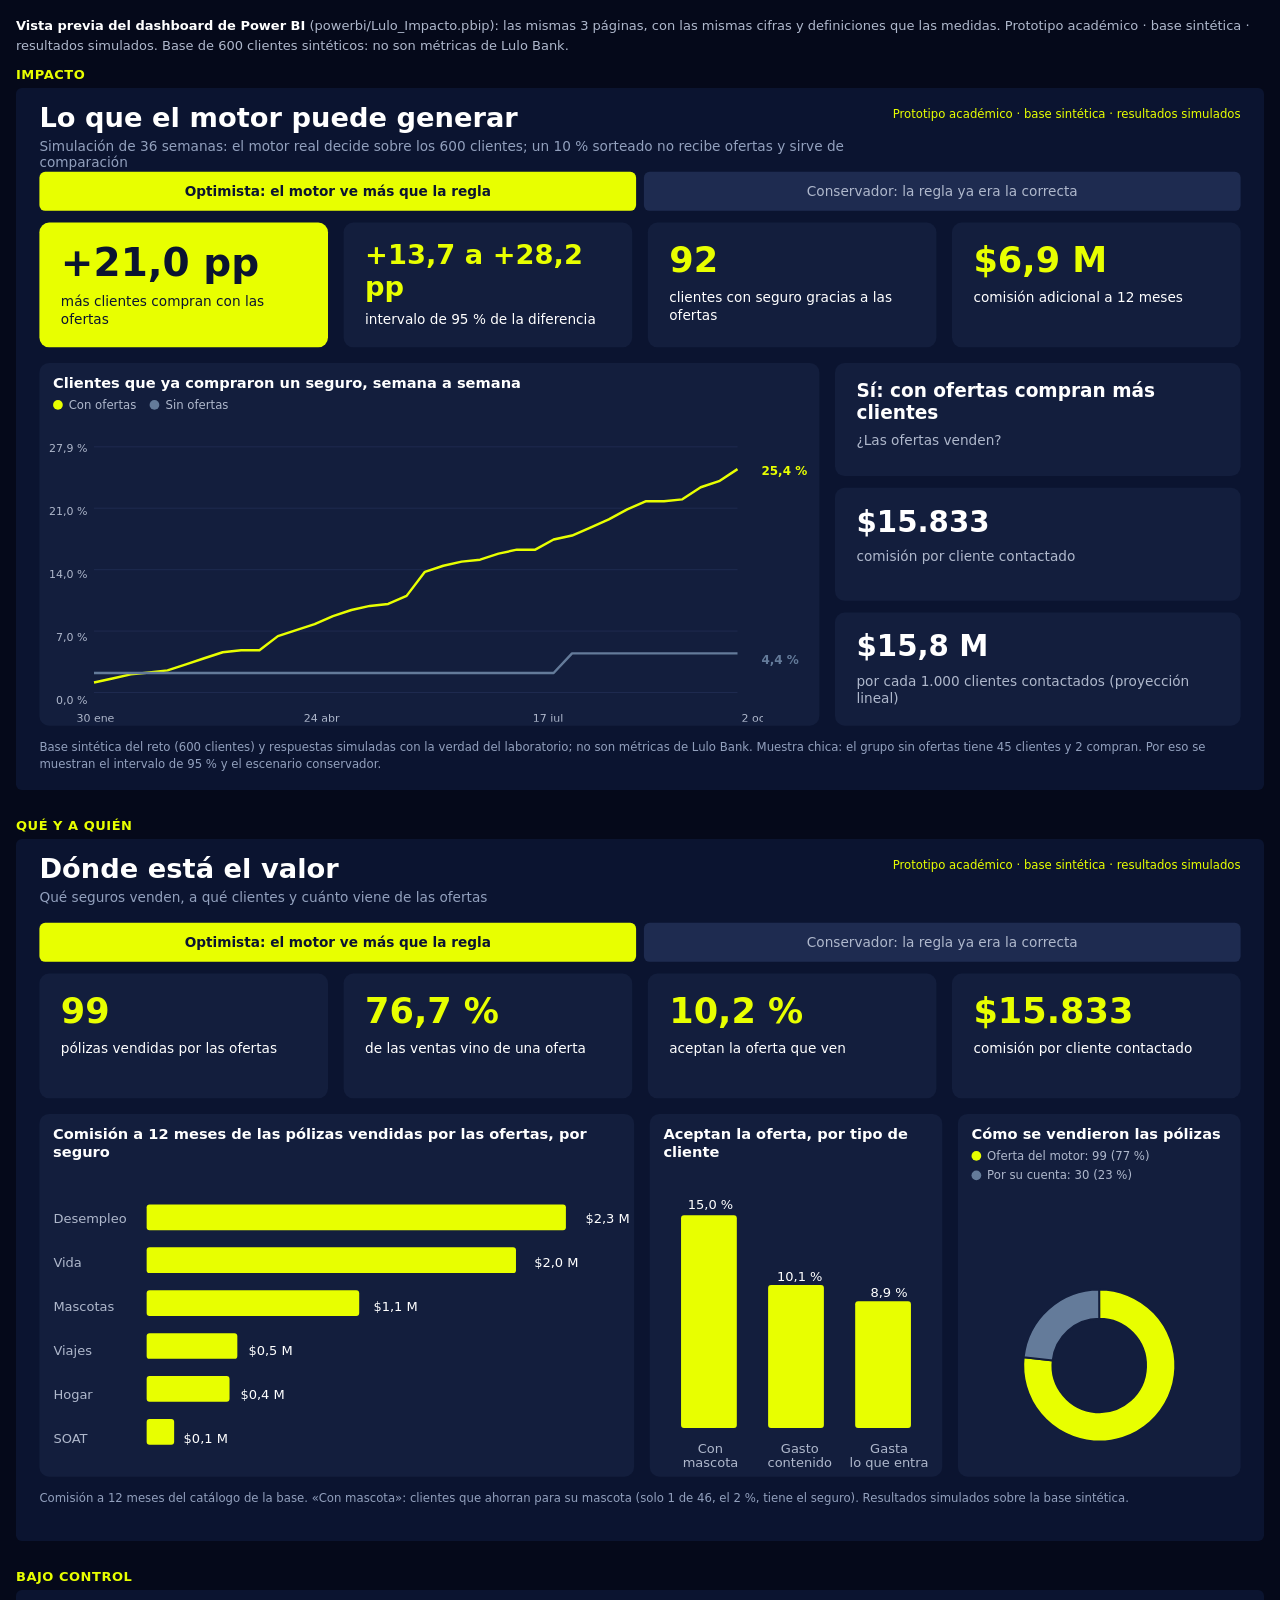
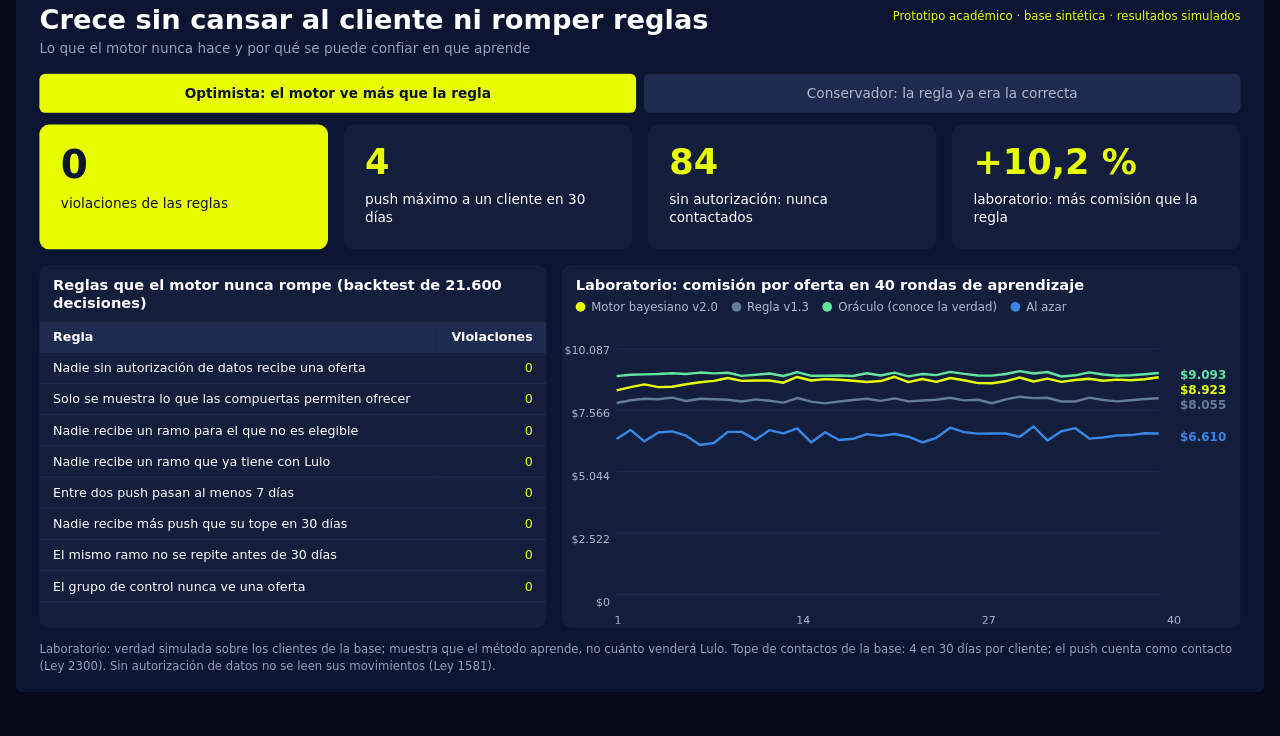
<file: powerbi/vista_previa.html>
<!doctype html>
<html lang="es"><head><meta charset="utf-8"><meta name="viewport" content="width=device-width, initial-scale=1"><meta name="robots" content="noindex"><title>Dashboard de impacto · Lulo</title><style>
*{box-sizing:border-box}
body{margin:0;background:#05091a;font-family:'Segoe UI',system-ui,-apple-system,sans-serif;color:#FFFFFF;padding:16px}
.top{max-width:1280px;margin:0 auto 12px;color:#AFB8CC;font-size:13px;line-height:1.5}
.top b{color:#FFFFFF}
.hoja{max-width:1280px;margin:0 auto 28px}
.pest{font-size:13px;font-weight:600;color:#E8FF00;margin:0 0 6px;letter-spacing:.04em;text-transform:uppercase}
.marco{width:100%;height:calc(720px * var(--k,1));overflow:hidden}
.p{position:relative;width:1280px;height:720px;background:#0B1430;transform:scale(var(--k,1));transform-origin:0 0;border-radius:6px}
.h1{position:absolute;left:24px;top:14px;font-size:28px;font-weight:700}
.h2{position:absolute;left:24px;top:52px;font-size:14px;color:#92A0BD;width:900px}
.tag{position:absolute;left:856px;top:20px;width:400px;text-align:right;font-size:12px;color:#E8FF00;white-space:nowrap}
.sl{position:absolute;left:24px;top:86px;width:1232px;height:40px;display:flex;gap:8px}
.s{flex:1;background:#1E2B50;border:0;border-radius:6px;font:inherit;font-size:14px;color:#AFB8CC;cursor:pointer}
.s:focus-visible{outline:2px solid #E8FF00;outline-offset:2px}
.b{position:absolute;border-radius:10px;overflow:hidden}
.v{font-weight:700;line-height:1.15}
.l{font-size:14px;margin-top:8px;line-height:1.3}
.t{font-size:15px;font-weight:600;padding:12px 14px 0}
.ley{display:flex;gap:14px;padding:6px 14px 0;font-size:12px;color:#AFB8CC}
.ley.col{flex-direction:column;gap:6px}
.ley i{display:inline-block;width:10px;height:10px;border-radius:50%;margin-right:6px;vertical-align:-1px}
.svg{position:absolute;left:0;bottom:0}
.ax{font-size:11px;fill:#AFB8CC} .fin{font-size:12px;font-weight:600}
.cat{font-size:13px;fill:#AFB8CC} .val{font-size:13px;fill:#FFFFFF}
table{width:100%;border-collapse:collapse;font-size:13px;margin-top:10px}
th{text-align:left;background:#1E2B50;font-weight:600}
th,td{padding:8px 14px;border-bottom:1px solid #1E2B50} td.n,th.n{text-align:right} td.n{color:#E8FF00}
.pie{position:absolute;left:24px;top:668px;width:1232px;font-size:12px;color:#92A0BD;line-height:1.4}
.esc{display:none}
body[data-e="0"] .esc[data-e="0"]{display:block}body[data-e="0"] .s[data-e="0"]{background:#E8FF00;color:#0B1430;font-weight:600}
body[data-e="1"] .esc[data-e="1"]{display:block}body[data-e="1"] .s[data-e="1"]{background:#E8FF00;color:#0B1430;font-weight:600}
</style></head><body data-e="0"><div class="top"><b>Vista previa del dashboard de Power BI</b> (powerbi/Lulo_Impacto.pbip): las mismas 3 páginas, con las mismas cifras y definiciones que las medidas. Prototipo académico · base sintética · resultados simulados. Base de 600 clientes sintéticos: no son métricas de Lulo Bank.</div><section class="hoja"><h2 class="pest">Impacto</h2><div class="marco"><div class="p"><div class="h1">Lo que el motor puede generar</div><div class="h2">Simulación de 36 semanas: el motor real decide sobre los 600 clientes; un 10 % sorteado no recibe ofertas y sirve de comparación</div><div class="tag">Prototipo académico · base sintética · resultados simulados</div><div class="sl"><button class="s" data-e="0" type="button">Optimista: el motor ve más que la regla</button><button class="s" data-e="1" type="button">Conservador: la regla ya era la correcta</button></div><div class="esc" data-e="0"><div class="b" style="left:24px;top:138px;width:296px;height:128px;background:#E8FF00;padding:18px 22px"><div class="v" style="color:#0B1430;font-size:40px">+21,0 pp</div><div class="l" style="color:#0B1430">más clientes compran con las ofertas</div></div><div class="b" style="left:336px;top:138px;width:296px;height:128px;background:#131E3D;padding:18px 22px"><div class="v" style="color:#E8FF00;font-size:28px">+13,7 a +28,2 pp</div><div class="l" style="color:#FFFFFF">intervalo de 95 % de la diferencia</div></div><div class="b" style="left:648px;top:138px;width:296px;height:128px;background:#131E3D;padding:18px 22px"><div class="v" style="color:#E8FF00;font-size:36px">92</div><div class="l" style="color:#FFFFFF">clientes con seguro gracias a las ofertas</div></div><div class="b" style="left:960px;top:138px;width:296px;height:128px;background:#131E3D;padding:18px 22px"><div class="v" style="color:#E8FF00;font-size:36px">$6,9 M</div><div class="l" style="color:#FFFFFF">comisión adicional a 12 meses</div></div><div class="b" style="left:24px;top:282px;width:800px;height:372px;background:#131E3D;"><div class="t">Clientes que ya compraron un seguro, semana a semana</div><div class="ley"><span><i style="background:#E8FF00"></i>Con ofertas</span><span><i style="background:#647B9A"></i>Sin ofertas</span></div><div class="svg"><svg width="800" height="340" role="img" aria-label="Clientes que ya compraron un seguro, semana a semana"><line x1="56" x2="716" y1="310.0" y2="310.0" stroke="#1E2B50"/><text x="48" y="314.0" text-anchor="end" class="ax">0,0 %</text><line x1="56" x2="716" y1="247.0" y2="247.0" stroke="#1E2B50"/><text x="48" y="251.0" text-anchor="end" class="ax">7,0 %</text><line x1="56" x2="716" y1="184.0" y2="184.0" stroke="#1E2B50"/><text x="48" y="188.0" text-anchor="end" class="ax">14,0 %</text><line x1="56" x2="716" y1="121.0" y2="121.0" stroke="#1E2B50"/><text x="48" y="125.0" text-anchor="end" class="ax">21,0 %</text><line x1="56" x2="716" y1="58.0" y2="58.0" stroke="#1E2B50"/><text x="48" y="62.0" text-anchor="end" class="ax">27,9 %</text><text x="56.0" y="332" text-anchor="middle" class="ax">30 ene</text><text x="282.3" y="332" text-anchor="middle" class="ax">24 abr</text><text x="508.6" y="332" text-anchor="middle" class="ax">17 jul</text><text x="716.0" y="332" text-anchor="middle" class="ax">2 oct</text><polyline points="56.0,299.7 74.9,295.6 93.7,291.4 112.6,289.4 131.4,287.3 150.3,281.1 169.1,274.9 188.0,268.7 206.9,266.7 225.7,266.7 244.6,252.2 263.4,246.0 282.3,239.8 301.1,231.6 320.0,225.4 338.9,221.2 357.7,219.2 376.6,210.9 395.4,186.2 414.3,180.0 433.1,175.8 452.0,173.8 470.9,167.6 489.7,163.5 508.6,163.5 527.4,153.1 546.3,149.0 565.1,140.8 584.0,132.5 602.9,122.2 621.7,113.9 640.6,113.9 659.4,111.9 678.3,99.5 697.1,93.3 716.0,80.9" fill="none" stroke="#E8FF00" stroke-width="2.5" stroke-linejoin="round"><title>Con ofertas</title></polyline><circle cx="56.0" cy="299.7" r="7" fill="transparent"><title>Con ofertas · 30 ene: 1,1 %</title></circle><circle cx="74.9" cy="295.6" r="7" fill="transparent"><title>Con ofertas · 6 feb: 1,6 %</title></circle><circle cx="93.7" cy="291.4" r="7" fill="transparent"><title>Con ofertas · 13 feb: 2,1 %</title></circle><circle cx="112.6" cy="289.4" r="7" fill="transparent"><title>Con ofertas · 20 feb: 2,3 %</title></circle><circle cx="131.4" cy="287.3" r="7" fill="transparent"><title>Con ofertas · 27 feb: 2,5 %</title></circle><circle cx="150.3" cy="281.1" r="7" fill="transparent"><title>Con ofertas · 6 mar: 3,2 %</title></circle><circle cx="169.1" cy="274.9" r="7" fill="transparent"><title>Con ofertas · 13 mar: 3,9 %</title></circle><circle cx="188.0" cy="268.7" r="7" fill="transparent"><title>Con ofertas · 20 mar: 4,6 %</title></circle><circle cx="206.9" cy="266.7" r="7" fill="transparent"><title>Con ofertas · 27 mar: 4,8 %</title></circle><circle cx="225.7" cy="266.7" r="7" fill="transparent"><title>Con ofertas · 3 abr: 4,8 %</title></circle><circle cx="244.6" cy="252.2" r="7" fill="transparent"><title>Con ofertas · 10 abr: 6,4 %</title></circle><circle cx="263.4" cy="246.0" r="7" fill="transparent"><title>Con ofertas · 17 abr: 7,1 %</title></circle><circle cx="282.3" cy="239.8" r="7" fill="transparent"><title>Con ofertas · 24 abr: 7,8 %</title></circle><circle cx="301.1" cy="231.6" r="7" fill="transparent"><title>Con ofertas · 1 may: 8,7 %</title></circle><circle cx="320.0" cy="225.4" r="7" fill="transparent"><title>Con ofertas · 8 may: 9,4 %</title></circle><circle cx="338.9" cy="221.2" r="7" fill="transparent"><title>Con ofertas · 15 may: 9,8 %</title></circle><circle cx="357.7" cy="219.2" r="7" fill="transparent"><title>Con ofertas · 22 may: 10,1 %</title></circle><circle cx="376.6" cy="210.9" r="7" fill="transparent"><title>Con ofertas · 29 may: 11,0 %</title></circle><circle cx="395.4" cy="186.2" r="7" fill="transparent"><title>Con ofertas · 5 jun: 13,7 %</title></circle><circle cx="414.3" cy="180.0" r="7" fill="transparent"><title>Con ofertas · 12 jun: 14,4 %</title></circle><circle cx="433.1" cy="175.8" r="7" fill="transparent"><title>Con ofertas · 19 jun: 14,9 %</title></circle><circle cx="452.0" cy="173.8" r="7" fill="transparent"><title>Con ofertas · 26 jun: 15,1 %</title></circle><circle cx="470.9" cy="167.6" r="7" fill="transparent"><title>Con ofertas · 3 jul: 15,8 %</title></circle><circle cx="489.7" cy="163.5" r="7" fill="transparent"><title>Con ofertas · 10 jul: 16,2 %</title></circle><circle cx="508.6" cy="163.5" r="7" fill="transparent"><title>Con ofertas · 17 jul: 16,2 %</title></circle><circle cx="527.4" cy="153.1" r="7" fill="transparent"><title>Con ofertas · 24 jul: 17,4 %</title></circle><circle cx="546.3" cy="149.0" r="7" fill="transparent"><title>Con ofertas · 31 jul: 17,8 %</title></circle><circle cx="565.1" cy="140.8" r="7" fill="transparent"><title>Con ofertas · 7 ago: 18,8 %</title></circle><circle cx="584.0" cy="132.5" r="7" fill="transparent"><title>Con ofertas · 14 ago: 19,7 %</title></circle><circle cx="602.9" cy="122.2" r="7" fill="transparent"><title>Con ofertas · 21 ago: 20,8 %</title></circle><circle cx="621.7" cy="113.9" r="7" fill="transparent"><title>Con ofertas · 28 ago: 21,7 %</title></circle><circle cx="640.6" cy="113.9" r="7" fill="transparent"><title>Con ofertas · 4 sep: 21,7 %</title></circle><circle cx="659.4" cy="111.9" r="7" fill="transparent"><title>Con ofertas · 11 sep: 22,0 %</title></circle><circle cx="678.3" cy="99.5" r="7" fill="transparent"><title>Con ofertas · 18 sep: 23,3 %</title></circle><circle cx="697.1" cy="93.3" r="7" fill="transparent"><title>Con ofertas · 25 sep: 24,0 %</title></circle><circle cx="716.0" cy="80.9" r="7" fill="transparent"><title>Con ofertas · 2 oct: 25,4 %</title></circle><polyline points="56.0,290.0 74.9,290.0 93.7,290.0 112.6,290.0 131.4,290.0 150.3,290.0 169.1,290.0 188.0,290.0 206.9,290.0 225.7,290.0 244.6,290.0 263.4,290.0 282.3,290.0 301.1,290.0 320.0,290.0 338.9,290.0 357.7,290.0 376.6,290.0 395.4,290.0 414.3,290.0 433.1,290.0 452.0,290.0 470.9,290.0 489.7,290.0 508.6,290.0 527.4,290.0 546.3,269.9 565.1,269.9 584.0,269.9 602.9,269.9 621.7,269.9 640.6,269.9 659.4,269.9 678.3,269.9 697.1,269.9 716.0,269.9" fill="none" stroke="#647B9A" stroke-width="2.5" stroke-linejoin="round"><title>Sin ofertas</title></polyline><circle cx="56.0" cy="290.0" r="7" fill="transparent"><title>Sin ofertas · 30 ene: 2,2 %</title></circle><circle cx="74.9" cy="290.0" r="7" fill="transparent"><title>Sin ofertas · 6 feb: 2,2 %</title></circle><circle cx="93.7" cy="290.0" r="7" fill="transparent"><title>Sin ofertas · 13 feb: 2,2 %</title></circle><circle cx="112.6" cy="290.0" r="7" fill="transparent"><title>Sin ofertas · 20 feb: 2,2 %</title></circle><circle cx="131.4" cy="290.0" r="7" fill="transparent"><title>Sin ofertas · 27 feb: 2,2 %</title></circle><circle cx="150.3" cy="290.0" r="7" fill="transparent"><title>Sin ofertas · 6 mar: 2,2 %</title></circle><circle cx="169.1" cy="290.0" r="7" fill="transparent"><title>Sin ofertas · 13 mar: 2,2 %</title></circle><circle cx="188.0" cy="290.0" r="7" fill="transparent"><title>Sin ofertas · 20 mar: 2,2 %</title></circle><circle cx="206.9" cy="290.0" r="7" fill="transparent"><title>Sin ofertas · 27 mar: 2,2 %</title></circle><circle cx="225.7" cy="290.0" r="7" fill="transparent"><title>Sin ofertas · 3 abr: 2,2 %</title></circle><circle cx="244.6" cy="290.0" r="7" fill="transparent"><title>Sin ofertas · 10 abr: 2,2 %</title></circle><circle cx="263.4" cy="290.0" r="7" fill="transparent"><title>Sin ofertas · 17 abr: 2,2 %</title></circle><circle cx="282.3" cy="290.0" r="7" fill="transparent"><title>Sin ofertas · 24 abr: 2,2 %</title></circle><circle cx="301.1" cy="290.0" r="7" fill="transparent"><title>Sin ofertas · 1 may: 2,2 %</title></circle><circle cx="320.0" cy="290.0" r="7" fill="transparent"><title>Sin ofertas · 8 may: 2,2 %</title></circle><circle cx="338.9" cy="290.0" r="7" fill="transparent"><title>Sin ofertas · 15 may: 2,2 %</title></circle><circle cx="357.7" cy="290.0" r="7" fill="transparent"><title>Sin ofertas · 22 may: 2,2 %</title></circle><circle cx="376.6" cy="290.0" r="7" fill="transparent"><title>Sin ofertas · 29 may: 2,2 %</title></circle><circle cx="395.4" cy="290.0" r="7" fill="transparent"><title>Sin ofertas · 5 jun: 2,2 %</title></circle><circle cx="414.3" cy="290.0" r="7" fill="transparent"><title>Sin ofertas · 12 jun: 2,2 %</title></circle><circle cx="433.1" cy="290.0" r="7" fill="transparent"><title>Sin ofertas · 19 jun: 2,2 %</title></circle><circle cx="452.0" cy="290.0" r="7" fill="transparent"><title>Sin ofertas · 26 jun: 2,2 %</title></circle><circle cx="470.9" cy="290.0" r="7" fill="transparent"><title>Sin ofertas · 3 jul: 2,2 %</title></circle><circle cx="489.7" cy="290.0" r="7" fill="transparent"><title>Sin ofertas · 10 jul: 2,2 %</title></circle><circle cx="508.6" cy="290.0" r="7" fill="transparent"><title>Sin ofertas · 17 jul: 2,2 %</title></circle><circle cx="527.4" cy="290.0" r="7" fill="transparent"><title>Sin ofertas · 24 jul: 2,2 %</title></circle><circle cx="546.3" cy="269.9" r="7" fill="transparent"><title>Sin ofertas · 31 jul: 4,4 %</title></circle><circle cx="565.1" cy="269.9" r="7" fill="transparent"><title>Sin ofertas · 7 ago: 4,4 %</title></circle><circle cx="584.0" cy="269.9" r="7" fill="transparent"><title>Sin ofertas · 14 ago: 4,4 %</title></circle><circle cx="602.9" cy="269.9" r="7" fill="transparent"><title>Sin ofertas · 21 ago: 4,4 %</title></circle><circle cx="621.7" cy="269.9" r="7" fill="transparent"><title>Sin ofertas · 28 ago: 4,4 %</title></circle><circle cx="640.6" cy="269.9" r="7" fill="transparent"><title>Sin ofertas · 4 sep: 4,4 %</title></circle><circle cx="659.4" cy="269.9" r="7" fill="transparent"><title>Sin ofertas · 11 sep: 4,4 %</title></circle><circle cx="678.3" cy="269.9" r="7" fill="transparent"><title>Sin ofertas · 18 sep: 4,4 %</title></circle><circle cx="697.1" cy="269.9" r="7" fill="transparent"><title>Sin ofertas · 25 sep: 4,4 %</title></circle><circle cx="716.0" cy="269.9" r="7" fill="transparent"><title>Sin ofertas · 2 oct: 4,4 %</title></circle><text x="722" y="84.9" class="fin" fill="#E8FF00">25,4 %</text><text x="722" y="273.9" class="fin" fill="#647B9A">4,4 %</text></svg></div></div><div class="b" style="left:840px;top:282px;width:416px;height:116px;background:#131E3D;padding:18px 22px"><div class="v" style="color:#FFFFFF;font-size:19px">Sí: con ofertas compran más clientes</div><div class="l" style="color:#AFB8CC">¿Las ofertas venden?</div></div><div class="b" style="left:840px;top:410px;width:416px;height:116px;background:#131E3D;padding:18px 22px"><div class="v" style="color:#FFFFFF;font-size:30px">$15.833</div><div class="l" style="color:#AFB8CC">comisión por cliente contactado</div></div><div class="b" style="left:840px;top:538px;width:416px;height:116px;background:#131E3D;padding:18px 22px"><div class="v" style="color:#FFFFFF;font-size:30px">$15,8 M</div><div class="l" style="color:#AFB8CC">por cada 1.000 clientes contactados (proyección lineal)</div></div></div><div class="esc" data-e="1"><div class="b" style="left:24px;top:138px;width:296px;height:128px;background:#E8FF00;padding:18px 22px"><div class="v" style="color:#0B1430;font-size:40px">+15,0 pp</div><div class="l" style="color:#0B1430">más clientes compran con las ofertas</div></div><div class="b" style="left:336px;top:138px;width:296px;height:128px;background:#131E3D;padding:18px 22px"><div class="v" style="color:#E8FF00;font-size:28px">+7,9 a +22,1 pp</div><div class="l" style="color:#FFFFFF">intervalo de 95 % de la diferencia</div></div><div class="b" style="left:648px;top:138px;width:296px;height:128px;background:#131E3D;padding:18px 22px"><div class="v" style="color:#E8FF00;font-size:36px">66</div><div class="l" style="color:#FFFFFF">clientes con seguro gracias a las ofertas</div></div><div class="b" style="left:960px;top:138px;width:296px;height:128px;background:#131E3D;padding:18px 22px"><div class="v" style="color:#E8FF00;font-size:36px">$4,9 M</div><div class="l" style="color:#FFFFFF">comisión adicional a 12 meses</div></div><div class="b" style="left:24px;top:282px;width:800px;height:372px;background:#131E3D;"><div class="t">Clientes que ya compraron un seguro, semana a semana</div><div class="ley"><span><i style="background:#E8FF00"></i>Con ofertas</span><span><i style="background:#647B9A"></i>Sin ofertas</span></div><div class="svg"><svg width="800" height="340" role="img" aria-label="Clientes que ya compraron un seguro, semana a semana"><line x1="56" x2="716" y1="310.0" y2="310.0" stroke="#1E2B50"/><text x="48" y="314.0" text-anchor="end" class="ax">0,0 %</text><line x1="56" x2="716" y1="247.0" y2="247.0" stroke="#1E2B50"/><text x="48" y="251.0" text-anchor="end" class="ax">5,3 %</text><line x1="56" x2="716" y1="184.0" y2="184.0" stroke="#1E2B50"/><text x="48" y="188.0" text-anchor="end" class="ax">10,7 %</text><line x1="56" x2="716" y1="121.0" y2="121.0" stroke="#1E2B50"/><text x="48" y="125.0" text-anchor="end" class="ax">16,0 %</text><line x1="56" x2="716" y1="58.0" y2="58.0" stroke="#1E2B50"/><text x="48" y="62.0" text-anchor="end" class="ax">21,4 %</text><text x="56.0" y="332" text-anchor="middle" class="ax">30 ene</text><text x="282.3" y="332" text-anchor="middle" class="ax">24 abr</text><text x="508.6" y="332" text-anchor="middle" class="ax">17 jul</text><text x="716.0" y="332" text-anchor="middle" class="ax">2 oct</text><polyline points="56.0,301.9 74.9,296.5 93.7,291.1 112.6,288.4 131.4,285.7 150.3,283.1 169.1,275.0 188.0,266.9 206.9,264.2 225.7,264.2 244.6,248.0 263.4,242.6 282.3,239.9 301.1,234.5 320.0,229.1 338.9,223.8 357.7,218.4 376.6,213.0 395.4,191.4 414.3,183.3 433.1,183.3 452.0,183.3 470.9,177.9 489.7,172.6 508.6,169.9 527.4,161.8 546.3,153.7 565.1,145.6 584.0,137.5 602.9,132.1 621.7,118.6 640.6,118.6 659.4,115.9 678.3,107.9 697.1,99.8 716.0,80.9" fill="none" stroke="#E8FF00" stroke-width="2.5" stroke-linejoin="round"><title>Con ofertas</title></polyline><circle cx="56.0" cy="301.9" r="7" fill="transparent"><title>Con ofertas · 30 ene: 0,7 %</title></circle><circle cx="74.9" cy="296.5" r="7" fill="transparent"><title>Con ofertas · 6 feb: 1,1 %</title></circle><circle cx="93.7" cy="291.1" r="7" fill="transparent"><title>Con ofertas · 13 feb: 1,6 %</title></circle><circle cx="112.6" cy="288.4" r="7" fill="transparent"><title>Con ofertas · 20 feb: 1,8 %</title></circle><circle cx="131.4" cy="285.7" r="7" fill="transparent"><title>Con ofertas · 27 feb: 2,1 %</title></circle><circle cx="150.3" cy="283.1" r="7" fill="transparent"><title>Con ofertas · 6 mar: 2,3 %</title></circle><circle cx="169.1" cy="275.0" r="7" fill="transparent"><title>Con ofertas · 13 mar: 3,0 %</title></circle><circle cx="188.0" cy="266.9" r="7" fill="transparent"><title>Con ofertas · 20 mar: 3,7 %</title></circle><circle cx="206.9" cy="264.2" r="7" fill="transparent"><title>Con ofertas · 27 mar: 3,9 %</title></circle><circle cx="225.7" cy="264.2" r="7" fill="transparent"><title>Con ofertas · 3 abr: 3,9 %</title></circle><circle cx="244.6" cy="248.0" r="7" fill="transparent"><title>Con ofertas · 10 abr: 5,3 %</title></circle><circle cx="263.4" cy="242.6" r="7" fill="transparent"><title>Con ofertas · 17 abr: 5,7 %</title></circle><circle cx="282.3" cy="239.9" r="7" fill="transparent"><title>Con ofertas · 24 abr: 5,9 %</title></circle><circle cx="301.1" cy="234.5" r="7" fill="transparent"><title>Con ofertas · 1 may: 6,4 %</title></circle><circle cx="320.0" cy="229.1" r="7" fill="transparent"><title>Con ofertas · 8 may: 6,9 %</title></circle><circle cx="338.9" cy="223.8" r="7" fill="transparent"><title>Con ofertas · 15 may: 7,3 %</title></circle><circle cx="357.7" cy="218.4" r="7" fill="transparent"><title>Con ofertas · 22 may: 7,8 %</title></circle><circle cx="376.6" cy="213.0" r="7" fill="transparent"><title>Con ofertas · 29 may: 8,2 %</title></circle><circle cx="395.4" cy="191.4" r="7" fill="transparent"><title>Con ofertas · 5 jun: 10,1 %</title></circle><circle cx="414.3" cy="183.3" r="7" fill="transparent"><title>Con ofertas · 12 jun: 10,8 %</title></circle><circle cx="433.1" cy="183.3" r="7" fill="transparent"><title>Con ofertas · 19 jun: 10,8 %</title></circle><circle cx="452.0" cy="183.3" r="7" fill="transparent"><title>Con ofertas · 26 jun: 10,8 %</title></circle><circle cx="470.9" cy="177.9" r="7" fill="transparent"><title>Con ofertas · 3 jul: 11,2 %</title></circle><circle cx="489.7" cy="172.6" r="7" fill="transparent"><title>Con ofertas · 10 jul: 11,7 %</title></circle><circle cx="508.6" cy="169.9" r="7" fill="transparent"><title>Con ofertas · 17 jul: 11,9 %</title></circle><circle cx="527.4" cy="161.8" r="7" fill="transparent"><title>Con ofertas · 24 jul: 12,6 %</title></circle><circle cx="546.3" cy="153.7" r="7" fill="transparent"><title>Con ofertas · 31 jul: 13,3 %</title></circle><circle cx="565.1" cy="145.6" r="7" fill="transparent"><title>Con ofertas · 7 ago: 14,0 %</title></circle><circle cx="584.0" cy="137.5" r="7" fill="transparent"><title>Con ofertas · 14 ago: 14,6 %</title></circle><circle cx="602.9" cy="132.1" r="7" fill="transparent"><title>Con ofertas · 21 ago: 15,1 %</title></circle><circle cx="621.7" cy="118.6" r="7" fill="transparent"><title>Con ofertas · 28 ago: 16,2 %</title></circle><circle cx="640.6" cy="118.6" r="7" fill="transparent"><title>Con ofertas · 4 sep: 16,2 %</title></circle><circle cx="659.4" cy="115.9" r="7" fill="transparent"><title>Con ofertas · 11 sep: 16,5 %</title></circle><circle cx="678.3" cy="107.9" r="7" fill="transparent"><title>Con ofertas · 18 sep: 17,2 %</title></circle><circle cx="697.1" cy="99.8" r="7" fill="transparent"><title>Con ofertas · 25 sep: 17,8 %</title></circle><circle cx="716.0" cy="80.9" r="7" fill="transparent"><title>Con ofertas · 2 oct: 19,5 %</title></circle><polyline points="56.0,283.8 74.9,283.8 93.7,283.8 112.6,283.8 131.4,283.8 150.3,283.8 169.1,283.8 188.0,283.8 206.9,283.8 225.7,283.8 244.6,283.8 263.4,283.8 282.3,283.8 301.1,283.8 320.0,283.8 338.9,283.8 357.7,283.8 376.6,283.8 395.4,283.8 414.3,283.8 433.1,283.8 452.0,283.8 470.9,283.8 489.7,283.8 508.6,283.8 527.4,283.8 546.3,257.7 565.1,257.7 584.0,257.7 602.9,257.7 621.7,257.7 640.6,257.7 659.4,257.7 678.3,257.7 697.1,257.7 716.0,257.7" fill="none" stroke="#647B9A" stroke-width="2.5" stroke-linejoin="round"><title>Sin ofertas</title></polyline><circle cx="56.0" cy="283.8" r="7" fill="transparent"><title>Sin ofertas · 30 ene: 2,2 %</title></circle><circle cx="74.9" cy="283.8" r="7" fill="transparent"><title>Sin ofertas · 6 feb: 2,2 %</title></circle><circle cx="93.7" cy="283.8" r="7" fill="transparent"><title>Sin ofertas · 13 feb: 2,2 %</title></circle><circle cx="112.6" cy="283.8" r="7" fill="transparent"><title>Sin ofertas · 20 feb: 2,2 %</title></circle><circle cx="131.4" cy="283.8" r="7" fill="transparent"><title>Sin ofertas · 27 feb: 2,2 %</title></circle><circle cx="150.3" cy="283.8" r="7" fill="transparent"><title>Sin ofertas · 6 mar: 2,2 %</title></circle><circle cx="169.1" cy="283.8" r="7" fill="transparent"><title>Sin ofertas · 13 mar: 2,2 %</title></circle><circle cx="188.0" cy="283.8" r="7" fill="transparent"><title>Sin ofertas · 20 mar: 2,2 %</title></circle><circle cx="206.9" cy="283.8" r="7" fill="transparent"><title>Sin ofertas · 27 mar: 2,2 %</title></circle><circle cx="225.7" cy="283.8" r="7" fill="transparent"><title>Sin ofertas · 3 abr: 2,2 %</title></circle><circle cx="244.6" cy="283.8" r="7" fill="transparent"><title>Sin ofertas · 10 abr: 2,2 %</title></circle><circle cx="263.4" cy="283.8" r="7" fill="transparent"><title>Sin ofertas · 17 abr: 2,2 %</title></circle><circle cx="282.3" cy="283.8" r="7" fill="transparent"><title>Sin ofertas · 24 abr: 2,2 %</title></circle><circle cx="301.1" cy="283.8" r="7" fill="transparent"><title>Sin ofertas · 1 may: 2,2 %</title></circle><circle cx="320.0" cy="283.8" r="7" fill="transparent"><title>Sin ofertas · 8 may: 2,2 %</title></circle><circle cx="338.9" cy="283.8" r="7" fill="transparent"><title>Sin ofertas · 15 may: 2,2 %</title></circle><circle cx="357.7" cy="283.8" r="7" fill="transparent"><title>Sin ofertas · 22 may: 2,2 %</title></circle><circle cx="376.6" cy="283.8" r="7" fill="transparent"><title>Sin ofertas · 29 may: 2,2 %</title></circle><circle cx="395.4" cy="283.8" r="7" fill="transparent"><title>Sin ofertas · 5 jun: 2,2 %</title></circle><circle cx="414.3" cy="283.8" r="7" fill="transparent"><title>Sin ofertas · 12 jun: 2,2 %</title></circle><circle cx="433.1" cy="283.8" r="7" fill="transparent"><title>Sin ofertas · 19 jun: 2,2 %</title></circle><circle cx="452.0" cy="283.8" r="7" fill="transparent"><title>Sin ofertas · 26 jun: 2,2 %</title></circle><circle cx="470.9" cy="283.8" r="7" fill="transparent"><title>Sin ofertas · 3 jul: 2,2 %</title></circle><circle cx="489.7" cy="283.8" r="7" fill="transparent"><title>Sin ofertas · 10 jul: 2,2 %</title></circle><circle cx="508.6" cy="283.8" r="7" fill="transparent"><title>Sin ofertas · 17 jul: 2,2 %</title></circle><circle cx="527.4" cy="283.8" r="7" fill="transparent"><title>Sin ofertas · 24 jul: 2,2 %</title></circle><circle cx="546.3" cy="257.7" r="7" fill="transparent"><title>Sin ofertas · 31 jul: 4,4 %</title></circle><circle cx="565.1" cy="257.7" r="7" fill="transparent"><title>Sin ofertas · 7 ago: 4,4 %</title></circle><circle cx="584.0" cy="257.7" r="7" fill="transparent"><title>Sin ofertas · 14 ago: 4,4 %</title></circle><circle cx="602.9" cy="257.7" r="7" fill="transparent"><title>Sin ofertas · 21 ago: 4,4 %</title></circle><circle cx="621.7" cy="257.7" r="7" fill="transparent"><title>Sin ofertas · 28 ago: 4,4 %</title></circle><circle cx="640.6" cy="257.7" r="7" fill="transparent"><title>Sin ofertas · 4 sep: 4,4 %</title></circle><circle cx="659.4" cy="257.7" r="7" fill="transparent"><title>Sin ofertas · 11 sep: 4,4 %</title></circle><circle cx="678.3" cy="257.7" r="7" fill="transparent"><title>Sin ofertas · 18 sep: 4,4 %</title></circle><circle cx="697.1" cy="257.7" r="7" fill="transparent"><title>Sin ofertas · 25 sep: 4,4 %</title></circle><circle cx="716.0" cy="257.7" r="7" fill="transparent"><title>Sin ofertas · 2 oct: 4,4 %</title></circle><text x="722" y="84.9" class="fin" fill="#E8FF00">19,5 %</text><text x="722" y="261.7" class="fin" fill="#647B9A">4,4 %</text></svg></div></div><div class="b" style="left:840px;top:282px;width:416px;height:116px;background:#131E3D;padding:18px 22px"><div class="v" style="color:#FFFFFF;font-size:19px">Sí: con ofertas compran más clientes</div><div class="l" style="color:#AFB8CC">¿Las ofertas venden?</div></div><div class="b" style="left:840px;top:410px;width:416px;height:116px;background:#131E3D;padding:18px 22px"><div class="v" style="color:#FFFFFF;font-size:30px">$11.245</div><div class="l" style="color:#AFB8CC">comisión por cliente contactado</div></div><div class="b" style="left:840px;top:538px;width:416px;height:116px;background:#131E3D;padding:18px 22px"><div class="v" style="color:#FFFFFF;font-size:30px">$11,2 M</div><div class="l" style="color:#AFB8CC">por cada 1.000 clientes contactados (proyección lineal)</div></div></div><div class="pie">Base sintética del reto (600 clientes) y respuestas simuladas con la verdad del laboratorio; no son métricas de Lulo Bank. Muestra chica: el grupo sin ofertas tiene 45 clientes y 2 compran. Por eso se muestran el intervalo de 95 % y el escenario conservador.</div></div></div></section><section class="hoja"><h2 class="pest">Qué y a quién</h2><div class="marco"><div class="p"><div class="h1">Dónde está el valor</div><div class="h2">Qué seguros venden, a qué clientes y cuánto viene de las ofertas</div><div class="tag">Prototipo académico · base sintética · resultados simulados</div><div class="sl"><button class="s" data-e="0" type="button">Optimista: el motor ve más que la regla</button><button class="s" data-e="1" type="button">Conservador: la regla ya era la correcta</button></div><div class="esc" data-e="0"><div class="b" style="left:24px;top:138px;width:296px;height:128px;background:#131E3D;padding:18px 22px"><div class="v" style="color:#E8FF00;font-size:36px">99</div><div class="l" style="color:#FFFFFF">pólizas vendidas por las ofertas</div></div><div class="b" style="left:336px;top:138px;width:296px;height:128px;background:#131E3D;padding:18px 22px"><div class="v" style="color:#E8FF00;font-size:36px">76,7 %</div><div class="l" style="color:#FFFFFF">de las ventas vino de una oferta</div></div><div class="b" style="left:648px;top:138px;width:296px;height:128px;background:#131E3D;padding:18px 22px"><div class="v" style="color:#E8FF00;font-size:36px">10,2 %</div><div class="l" style="color:#FFFFFF">aceptan la oferta que ven</div></div><div class="b" style="left:960px;top:138px;width:296px;height:128px;background:#131E3D;padding:18px 22px"><div class="v" style="color:#E8FF00;font-size:36px">$15.833</div><div class="l" style="color:#FFFFFF">comisión por cliente contactado</div></div><div class="b" style="left:24px;top:282px;width:610px;height:372px;background:#131E3D;"><div class="t">Comisión a 12 meses de las pólizas vendidas por las ofertas, por seguro</div><div class="svg"><svg width="610" height="340" role="img" aria-label="Comisión a 12 meses de las pólizas vendidas por las ofertas, por seguro"><text x="14" y="82.0" class="cat">Desempleo</text><rect x="110" y="64.8" width="430.0" height="26.4" rx="3" fill="#E8FF00"><title>Desempleo: $2,3 M</title></rect><text x="546.0" y="82.0" class="val">$2,3 M</text><text x="14" y="126.0" class="cat">Vida</text><rect x="110" y="108.8" width="378.8" height="26.4" rx="3" fill="#E8FF00"><title>Vida: $2,0 M</title></rect><text x="494.8" y="126.0" class="val">$2,0 M</text><text x="14" y="170.0" class="cat">Mascotas</text><rect x="110" y="152.8" width="218.0" height="26.4" rx="3" fill="#E8FF00"><title>Mascotas: $1,1 M</title></rect><text x="334.0" y="170.0" class="val">$1,1 M</text><text x="14" y="214.0" class="cat">Viajes</text><rect x="110" y="196.8" width="93.0" height="26.4" rx="3" fill="#E8FF00"><title>Viajes: $0,5 M</title></rect><text x="209.0" y="214.0" class="val">$0,5 M</text><text x="14" y="258.0" class="cat">Hogar</text><rect x="110" y="240.8" width="85.0" height="26.4" rx="3" fill="#E8FF00"><title>Hogar: $0,4 M</title></rect><text x="201.0" y="258.0" class="val">$0,4 M</text><text x="14" y="302.0" class="cat">SOAT</text><rect x="110" y="284.8" width="28.2" height="26.4" rx="3" fill="#E8FF00"><title>SOAT: $0,1 M</title></rect><text x="144.2" y="302.0" class="val">$0,1 M</text></svg></div></div><div class="b" style="left:650px;top:282px;width:300px;height:372px;background:#131E3D;"><div class="t">Aceptan la oferta, por tipo de cliente</div><div class="svg"><svg width="300" height="340" role="img" aria-label="Aceptan la oferta, por tipo de cliente"><rect x="32.1" y="76.0" width="57.2" height="218.0" rx="3" fill="#E8FF00"><title>Con mascota: 15,0 %</title></rect><text x="60.7" y="68.0" text-anchor="middle" class="val">15,0 %</text><text x="60.7" y="312" text-anchor="middle" class="cat">Con</text><text x="60.7" y="326" text-anchor="middle" class="cat">mascota</text><rect x="121.4" y="147.4" width="57.2" height="146.6" rx="3" fill="#E8FF00"><title>Gasto contenido: 10,1 %</title></rect><text x="150.0" y="139.4" text-anchor="middle" class="val">10,1 %</text><text x="150.0" y="312" text-anchor="middle" class="cat">Gasto</text><text x="150.0" y="326" text-anchor="middle" class="cat">contenido</text><rect x="210.7" y="164.1" width="57.2" height="129.9" rx="3" fill="#E8FF00"><title>Gasta lo que entra: 8,9 %</title></rect><text x="239.3" y="156.1" text-anchor="middle" class="val">8,9 %</text><text x="239.3" y="312" text-anchor="middle" class="cat">Gasta</text><text x="239.3" y="326" text-anchor="middle" class="cat">lo que entra</text></svg></div></div><div class="b" style="left:966px;top:282px;width:290px;height:372px;background:#131E3D;"><div class="t">Cómo se vendieron las pólizas</div><div class="svg"><svg width="290" height="260" role="img" aria-label="Cómo se vendieron las pólizas"><path d="M145.0,72.0 A78,78 0 1 1 67.5,141.5 L97.3,144.8 A48,48 0 1 0 145.0,102.0 Z" fill="#E8FF00" stroke="#131E3D" stroke-width="2"><title>Oferta del motor: 99 (77 %)</title></path><path d="M67.5,141.5 A78,78 0 0 1 144.9,72.0 L145.0,102.0 A48,48 0 0 0 97.3,144.8 Z" fill="#647B9A" stroke="#131E3D" stroke-width="2"><title>Por su cuenta: 30 (23 %)</title></path></svg></div><div class="ley col"><span><i style="background:#E8FF00"></i>Oferta del motor: 99 (77 %)</span><span><i style="background:#647B9A"></i>Por su cuenta: 30 (23 %)</span></div></div></div><div class="esc" data-e="1"><div class="b" style="left:24px;top:138px;width:296px;height:128px;background:#131E3D;padding:18px 22px"><div class="v" style="color:#E8FF00;font-size:36px">70</div><div class="l" style="color:#FFFFFF">pólizas vendidas por las ofertas</div></div><div class="b" style="left:336px;top:138px;width:296px;height:128px;background:#131E3D;padding:18px 22px"><div class="v" style="color:#E8FF00;font-size:36px">70,0 %</div><div class="l" style="color:#FFFFFF">de las ventas vino de una oferta</div></div><div class="b" style="left:648px;top:138px;width:296px;height:128px;background:#131E3D;padding:18px 22px"><div class="v" style="color:#E8FF00;font-size:36px">7,1 %</div><div class="l" style="color:#FFFFFF">aceptan la oferta que ven</div></div><div class="b" style="left:960px;top:138px;width:296px;height:128px;background:#131E3D;padding:18px 22px"><div class="v" style="color:#E8FF00;font-size:36px">$11.245</div><div class="l" style="color:#FFFFFF">comisión por cliente contactado</div></div><div class="b" style="left:24px;top:282px;width:610px;height:372px;background:#131E3D;"><div class="t">Comisión a 12 meses de las pólizas vendidas por las ofertas, por seguro</div><div class="svg"><svg width="610" height="340" role="img" aria-label="Comisión a 12 meses de las pólizas vendidas por las ofertas, por seguro"><text x="14" y="82.0" class="cat">Vida</text><rect x="110" y="64.8" width="430.0" height="26.4" rx="3" fill="#E8FF00"><title>Vida: $1,6 M</title></rect><text x="546.0" y="82.0" class="val">$1,6 M</text><text x="14" y="126.0" class="cat">Desempleo</text><rect x="110" y="108.8" width="360.5" height="26.4" rx="3" fill="#E8FF00"><title>Desempleo: $1,3 M</title></rect><text x="476.5" y="126.0" class="val">$1,3 M</text><text x="14" y="170.0" class="cat">Mascotas</text><rect x="110" y="152.8" width="195.3" height="26.4" rx="3" fill="#E8FF00"><title>Mascotas: $0,7 M</title></rect><text x="311.3" y="170.0" class="val">$0,7 M</text><text x="14" y="214.0" class="cat">Viajes</text><rect x="110" y="196.8" width="107.5" height="26.4" rx="3" fill="#E8FF00"><title>Viajes: $0,4 M</title></rect><text x="223.5" y="214.0" class="val">$0,4 M</text><text x="14" y="258.0" class="cat">Hogar</text><rect x="110" y="240.8" width="100.5" height="26.4" rx="3" fill="#E8FF00"><title>Hogar: $0,4 M</title></rect><text x="216.5" y="258.0" class="val">$0,4 M</text><text x="14" y="302.0" class="cat">SOAT</text><rect x="110" y="284.8" width="16.0" height="26.4" rx="3" fill="#E8FF00"><title>SOAT: $0,1 M</title></rect><text x="132.0" y="302.0" class="val">$0,1 M</text></svg></div></div><div class="b" style="left:650px;top:282px;width:300px;height:372px;background:#131E3D;"><div class="t">Aceptan la oferta, por tipo de cliente</div><div class="svg"><svg width="300" height="340" role="img" aria-label="Aceptan la oferta, por tipo de cliente"><rect x="32.1" y="76.0" width="57.2" height="218.0" rx="3" fill="#E8FF00"><title>Con mascota: 8,8 %</title></rect><text x="60.7" y="68.0" text-anchor="middle" class="val">8,8 %</text><text x="60.7" y="312" text-anchor="middle" class="cat">Con</text><text x="60.7" y="326" text-anchor="middle" class="cat">mascota</text><rect x="121.4" y="120.4" width="57.2" height="173.6" rx="3" fill="#E8FF00"><title>Gasta lo que entra: 7,0 %</title></rect><text x="150.0" y="112.4" text-anchor="middle" class="val">7,0 %</text><text x="150.0" y="312" text-anchor="middle" class="cat">Gasta</text><text x="150.0" y="326" text-anchor="middle" class="cat">lo que entra</text><rect x="210.7" y="132.3" width="57.2" height="161.7" rx="3" fill="#E8FF00"><title>Gasto contenido: 6,5 %</title></rect><text x="239.3" y="124.3" text-anchor="middle" class="val">6,5 %</text><text x="239.3" y="312" text-anchor="middle" class="cat">Gasto</text><text x="239.3" y="326" text-anchor="middle" class="cat">contenido</text></svg></div></div><div class="b" style="left:966px;top:282px;width:290px;height:372px;background:#131E3D;"><div class="t">Cómo se vendieron las pólizas</div><div class="svg"><svg width="290" height="260" role="img" aria-label="Cómo se vendieron las pólizas"><path d="M145.0,72.0 A78,78 0 1 1 70.8,174.2 L99.4,164.9 A48,48 0 1 0 145.0,102.0 Z" fill="#E8FF00" stroke="#131E3D" stroke-width="2"><title>Oferta del motor: 70 (70 %)</title></path><path d="M70.8,174.1 A78,78 0 0 1 144.9,72.0 L145.0,102.0 A48,48 0 0 0 99.3,164.8 Z" fill="#647B9A" stroke="#131E3D" stroke-width="2"><title>Por su cuenta: 30 (30 %)</title></path></svg></div><div class="ley col"><span><i style="background:#E8FF00"></i>Oferta del motor: 70 (70 %)</span><span><i style="background:#647B9A"></i>Por su cuenta: 30 (30 %)</span></div></div></div><div class="pie">Comisión a 12 meses del catálogo de la base. «Con mascota»: clientes que ahorran para su mascota (solo 1 de 46, el 2 %, tiene el seguro). Resultados simulados sobre la base sintética.</div></div></div></section><section class="hoja"><h2 class="pest">Bajo control</h2><div class="marco"><div class="p"><div class="h1">Crece sin cansar al cliente ni romper reglas</div><div class="h2">Lo que el motor nunca hace y por qué se puede confiar en que aprende</div><div class="tag">Prototipo académico · base sintética · resultados simulados</div><div class="sl"><button class="s" data-e="0" type="button">Optimista: el motor ve más que la regla</button><button class="s" data-e="1" type="button">Conservador: la regla ya era la correcta</button></div><div class="esc" data-e="0"><div class="b" style="left:24px;top:138px;width:296px;height:128px;background:#E8FF00;padding:18px 22px"><div class="v" style="color:#0B1430;font-size:40px">0</div><div class="l" style="color:#0B1430">violaciones de las reglas</div></div><div class="b" style="left:336px;top:138px;width:296px;height:128px;background:#131E3D;padding:18px 22px"><div class="v" style="color:#E8FF00;font-size:36px">4</div><div class="l" style="color:#FFFFFF">push máximo a un cliente en 30 días</div></div><div class="b" style="left:648px;top:138px;width:296px;height:128px;background:#131E3D;padding:18px 22px"><div class="v" style="color:#E8FF00;font-size:36px">84</div><div class="l" style="color:#FFFFFF">sin autorización: nunca contactados</div></div><div class="b" style="left:960px;top:138px;width:296px;height:128px;background:#131E3D;padding:18px 22px"><div class="v" style="color:#E8FF00;font-size:36px">+10,2 %</div><div class="l" style="color:#FFFFFF">laboratorio: más comisión que la regla</div></div><div class="b" style="left:24px;top:282px;width:520px;height:372px;background:#131E3D;"><div class="t">Reglas que el motor nunca rompe (backtest de 21.600 decisiones)</div><table><thead><tr><th>Regla</th><th class="n">Violaciones</th></tr></thead><tbody><tr><td>Nadie sin autorización de datos recibe una oferta</td><td class="n">0</td></tr><tr><td>Solo se muestra lo que las compuertas permiten ofrecer</td><td class="n">0</td></tr><tr><td>Nadie recibe un ramo para el que no es elegible</td><td class="n">0</td></tr><tr><td>Nadie recibe un ramo que ya tiene con Lulo</td><td class="n">0</td></tr><tr><td>Entre dos push pasan al menos 7 días</td><td class="n">0</td></tr><tr><td>Nadie recibe más push que su tope en 30 días</td><td class="n">0</td></tr><tr><td>El mismo ramo no se repite antes de 30 días</td><td class="n">0</td></tr><tr><td>El grupo de control nunca ve una oferta</td><td class="n">0</td></tr></tbody></table></div><div class="b" style="left:560px;top:282px;width:696px;height:372px;background:#131E3D;"><div class="t">Laboratorio: comisión por oferta en 40 rondas de aprendizaje</div><div class="ley"><span><i style="background:#E8FF00"></i>Motor bayesiano v2.0</span><span><i style="background:#647B9A"></i>Regla v1.3</span><span><i style="background:#62E3A0"></i>Oráculo (conoce la verdad)</span><span><i style="background:#3987E5"></i>Al azar</span></div><div class="svg"><svg width="696" height="340" role="img" aria-label="Laboratorio: comisión por oferta en 40 rondas de aprendizaje"><line x1="56" x2="612" y1="310.0" y2="310.0" stroke="#1E2B50"/><text x="48" y="314.0" text-anchor="end" class="ax">$0</text><line x1="56" x2="612" y1="247.0" y2="247.0" stroke="#1E2B50"/><text x="48" y="251.0" text-anchor="end" class="ax">$2.522</text><line x1="56" x2="612" y1="184.0" y2="184.0" stroke="#1E2B50"/><text x="48" y="188.0" text-anchor="end" class="ax">$5.044</text><line x1="56" x2="612" y1="121.0" y2="121.0" stroke="#1E2B50"/><text x="48" y="125.0" text-anchor="end" class="ax">$7.566</text><line x1="56" x2="612" y1="58.0" y2="58.0" stroke="#1E2B50"/><text x="48" y="62.0" text-anchor="end" class="ax">$10.087</text><text x="56.0" y="332" text-anchor="middle" class="ax">1</text><text x="241.3" y="332" text-anchor="middle" class="ax">14</text><text x="426.7" y="332" text-anchor="middle" class="ax">27</text><text x="612.0" y="332" text-anchor="middle" class="ax">40</text><polyline points="56.0,100.7 70.3,97.3 84.5,94.5 98.8,97.3 113.0,96.9 127.3,94.4 141.5,92.3 155.8,90.9 170.1,88.0 184.3,90.9 198.6,90.6 212.8,90.5 227.1,92.8 241.3,86.9 255.6,90.5 269.8,89.1 284.1,89.7 298.4,90.7 312.6,92.0 326.9,91.1 341.1,86.7 355.4,92.2 369.6,89.0 383.9,91.9 398.2,87.9 412.4,90.2 426.7,93.2 440.9,93.3 455.2,91.2 469.4,87.4 483.7,91.5 497.9,88.6 512.2,91.9 526.5,90.0 540.7,88.7 555.0,90.8 569.2,89.6 583.5,90.2 597.7,89.2 612.0,87.1" fill="none" stroke="#E8FF00" stroke-width="2.5" stroke-linejoin="round"><title>Motor bayesiano v2.0</title></polyline><circle cx="56.0" cy="100.7" r="7" fill="transparent"><title>Motor bayesiano v2.0 · 1: $8.377</title></circle><circle cx="70.3" cy="97.3" r="7" fill="transparent"><title>Motor bayesiano v2.0 · 2: $8.513</title></circle><circle cx="84.5" cy="94.5" r="7" fill="transparent"><title>Motor bayesiano v2.0 · 3: $8.625</title></circle><circle cx="98.8" cy="97.3" r="7" fill="transparent"><title>Motor bayesiano v2.0 · 4: $8.515</title></circle><circle cx="113.0" cy="96.9" r="7" fill="transparent"><title>Motor bayesiano v2.0 · 5: $8.531</title></circle><circle cx="127.3" cy="94.4" r="7" fill="transparent"><title>Motor bayesiano v2.0 · 6: $8.632</title></circle><circle cx="141.5" cy="92.3" r="7" fill="transparent"><title>Motor bayesiano v2.0 · 7: $8.716</title></circle><circle cx="155.8" cy="90.9" r="7" fill="transparent"><title>Motor bayesiano v2.0 · 8: $8.769</title></circle><circle cx="170.1" cy="88.0" r="7" fill="transparent"><title>Motor bayesiano v2.0 · 9: $8.886</title></circle><circle cx="184.3" cy="90.9" r="7" fill="transparent"><title>Motor bayesiano v2.0 · 10: $8.771</title></circle><circle cx="198.6" cy="90.6" r="7" fill="transparent"><title>Motor bayesiano v2.0 · 11: $8.781</title></circle><circle cx="212.8" cy="90.5" r="7" fill="transparent"><title>Motor bayesiano v2.0 · 12: $8.786</title></circle><circle cx="227.1" cy="92.8" r="7" fill="transparent"><title>Motor bayesiano v2.0 · 13: $8.695</title></circle><circle cx="241.3" cy="86.9" r="7" fill="transparent"><title>Motor bayesiano v2.0 · 14: $8.930</title></circle><circle cx="255.6" cy="90.5" r="7" fill="transparent"><title>Motor bayesiano v2.0 · 15: $8.786</title></circle><circle cx="269.8" cy="89.1" r="7" fill="transparent"><title>Motor bayesiano v2.0 · 16: $8.843</title></circle><circle cx="284.1" cy="89.7" r="7" fill="transparent"><title>Motor bayesiano v2.0 · 17: $8.817</title></circle><circle cx="298.4" cy="90.7" r="7" fill="transparent"><title>Motor bayesiano v2.0 · 18: $8.780</title></circle><circle cx="312.6" cy="92.0" r="7" fill="transparent"><title>Motor bayesiano v2.0 · 19: $8.725</title></circle><circle cx="326.9" cy="91.1" r="7" fill="transparent"><title>Motor bayesiano v2.0 · 20: $8.762</title></circle><circle cx="341.1" cy="86.7" r="7" fill="transparent"><title>Motor bayesiano v2.0 · 21: $8.940</title></circle><circle cx="355.4" cy="92.2" r="7" fill="transparent"><title>Motor bayesiano v2.0 · 22: $8.717</title></circle><circle cx="369.6" cy="89.0" r="7" fill="transparent"><title>Motor bayesiano v2.0 · 23: $8.846</title></circle><circle cx="383.9" cy="91.9" r="7" fill="transparent"><title>Motor bayesiano v2.0 · 24: $8.730</title></circle><circle cx="398.2" cy="87.9" r="7" fill="transparent"><title>Motor bayesiano v2.0 · 25: $8.890</title></circle><circle cx="412.4" cy="90.2" r="7" fill="transparent"><title>Motor bayesiano v2.0 · 26: $8.797</title></circle><circle cx="426.7" cy="93.2" r="7" fill="transparent"><title>Motor bayesiano v2.0 · 27: $8.677</title></circle><circle cx="440.9" cy="93.3" r="7" fill="transparent"><title>Motor bayesiano v2.0 · 28: $8.676</title></circle><circle cx="455.2" cy="91.2" r="7" fill="transparent"><title>Motor bayesiano v2.0 · 29: $8.756</title></circle><circle cx="469.4" cy="87.4" r="7" fill="transparent"><title>Motor bayesiano v2.0 · 30: $8.912</title></circle><circle cx="483.7" cy="91.5" r="7" fill="transparent"><title>Motor bayesiano v2.0 · 31: $8.747</title></circle><circle cx="497.9" cy="88.6" r="7" fill="transparent"><title>Motor bayesiano v2.0 · 32: $8.863</title></circle><circle cx="512.2" cy="91.9" r="7" fill="transparent"><title>Motor bayesiano v2.0 · 33: $8.730</title></circle><circle cx="526.5" cy="90.0" r="7" fill="transparent"><title>Motor bayesiano v2.0 · 34: $8.808</title></circle><circle cx="540.7" cy="88.7" r="7" fill="transparent"><title>Motor bayesiano v2.0 · 35: $8.859</title></circle><circle cx="555.0" cy="90.8" r="7" fill="transparent"><title>Motor bayesiano v2.0 · 36: $8.774</title></circle><circle cx="569.2" cy="89.6" r="7" fill="transparent"><title>Motor bayesiano v2.0 · 37: $8.821</title></circle><circle cx="583.5" cy="90.2" r="7" fill="transparent"><title>Motor bayesiano v2.0 · 38: $8.799</title></circle><circle cx="597.7" cy="89.2" r="7" fill="transparent"><title>Motor bayesiano v2.0 · 39: $8.840</title></circle><circle cx="612.0" cy="87.1" r="7" fill="transparent"><title>Motor bayesiano v2.0 · 40: $8.923</title></circle><polyline points="56.0,113.6 70.3,110.7 84.5,109.2 98.8,109.8 113.0,108.1 127.3,111.5 141.5,109.2 155.8,109.8 170.1,110.3 184.3,112.0 198.6,109.9 212.8,111.2 227.1,113.2 241.3,108.5 255.6,112.2 269.8,114.0 284.1,112.1 298.4,110.5 312.6,109.2 326.9,111.4 341.1,108.8 355.4,111.9 369.6,111.1 383.9,110.2 398.2,108.2 412.4,110.9 426.7,110.3 440.9,113.8 455.2,109.9 469.4,107.1 483.7,108.6 497.9,108.2 512.2,112.1 526.5,112.0 540.7,108.1 555.0,110.5 569.2,111.9 583.5,110.8 597.7,109.5 612.0,108.8" fill="none" stroke="#647B9A" stroke-width="2.5" stroke-linejoin="round"><title>Regla v1.3</title></polyline><circle cx="56.0" cy="113.6" r="7" fill="transparent"><title>Regla v1.3 · 1: $7.864</title></circle><circle cx="70.3" cy="110.7" r="7" fill="transparent"><title>Regla v1.3 · 2: $7.978</title></circle><circle cx="84.5" cy="109.2" r="7" fill="transparent"><title>Regla v1.3 · 3: $8.038</title></circle><circle cx="98.8" cy="109.8" r="7" fill="transparent"><title>Regla v1.3 · 4: $8.016</title></circle><circle cx="113.0" cy="108.1" r="7" fill="transparent"><title>Regla v1.3 · 5: $8.082</title></circle><circle cx="127.3" cy="111.5" r="7" fill="transparent"><title>Regla v1.3 · 6: $7.945</title></circle><circle cx="141.5" cy="109.2" r="7" fill="transparent"><title>Regla v1.3 · 7: $8.038</title></circle><circle cx="155.8" cy="109.8" r="7" fill="transparent"><title>Regla v1.3 · 8: $8.013</title></circle><circle cx="170.1" cy="110.3" r="7" fill="transparent"><title>Regla v1.3 · 9: $7.996</title></circle><circle cx="184.3" cy="112.0" r="7" fill="transparent"><title>Regla v1.3 · 10: $7.927</title></circle><circle cx="198.6" cy="109.9" r="7" fill="transparent"><title>Regla v1.3 · 11: $8.009</title></circle><circle cx="212.8" cy="111.2" r="7" fill="transparent"><title>Regla v1.3 · 12: $7.958</title></circle><circle cx="227.1" cy="113.2" r="7" fill="transparent"><title>Regla v1.3 · 13: $7.877</title></circle><circle cx="241.3" cy="108.5" r="7" fill="transparent"><title>Regla v1.3 · 14: $8.067</title></circle><circle cx="255.6" cy="112.2" r="7" fill="transparent"><title>Regla v1.3 · 15: $7.918</title></circle><circle cx="269.8" cy="114.0" r="7" fill="transparent"><title>Regla v1.3 · 16: $7.848</title></circle><circle cx="284.1" cy="112.1" r="7" fill="transparent"><title>Regla v1.3 · 17: $7.921</title></circle><circle cx="298.4" cy="110.5" r="7" fill="transparent"><title>Regla v1.3 · 18: $7.987</title></circle><circle cx="312.6" cy="109.2" r="7" fill="transparent"><title>Regla v1.3 · 19: $8.040</title></circle><circle cx="326.9" cy="111.4" r="7" fill="transparent"><title>Regla v1.3 · 20: $7.950</title></circle><circle cx="341.1" cy="108.8" r="7" fill="transparent"><title>Regla v1.3 · 21: $8.055</title></circle><circle cx="355.4" cy="111.9" r="7" fill="transparent"><title>Regla v1.3 · 22: $7.930</title></circle><circle cx="369.6" cy="111.1" r="7" fill="transparent"><title>Regla v1.3 · 23: $7.961</title></circle><circle cx="383.9" cy="110.2" r="7" fill="transparent"><title>Regla v1.3 · 24: $7.997</title></circle><circle cx="398.2" cy="108.2" r="7" fill="transparent"><title>Regla v1.3 · 25: $8.078</title></circle><circle cx="412.4" cy="110.9" r="7" fill="transparent"><title>Regla v1.3 · 26: $7.969</title></circle><circle cx="426.7" cy="110.3" r="7" fill="transparent"><title>Regla v1.3 · 27: $7.993</title></circle><circle cx="440.9" cy="113.8" r="7" fill="transparent"><title>Regla v1.3 · 28: $7.855</title></circle><circle cx="455.2" cy="109.9" r="7" fill="transparent"><title>Regla v1.3 · 29: $8.010</title></circle><circle cx="469.4" cy="107.1" r="7" fill="transparent"><title>Regla v1.3 · 30: $8.120</title></circle><circle cx="483.7" cy="108.6" r="7" fill="transparent"><title>Regla v1.3 · 31: $8.061</title></circle><circle cx="497.9" cy="108.2" r="7" fill="transparent"><title>Regla v1.3 · 32: $8.076</title></circle><circle cx="512.2" cy="112.1" r="7" fill="transparent"><title>Regla v1.3 · 33: $7.922</title></circle><circle cx="526.5" cy="112.0" r="7" fill="transparent"><title>Regla v1.3 · 34: $7.926</title></circle><circle cx="540.7" cy="108.1" r="7" fill="transparent"><title>Regla v1.3 · 35: $8.083</title></circle><circle cx="555.0" cy="110.5" r="7" fill="transparent"><title>Regla v1.3 · 36: $7.987</title></circle><circle cx="569.2" cy="111.9" r="7" fill="transparent"><title>Regla v1.3 · 37: $7.929</title></circle><circle cx="583.5" cy="110.8" r="7" fill="transparent"><title>Regla v1.3 · 38: $7.972</title></circle><circle cx="597.7" cy="109.5" r="7" fill="transparent"><title>Regla v1.3 · 39: $8.025</title></circle><circle cx="612.0" cy="108.8" r="7" fill="transparent"><title>Regla v1.3 · 40: $8.055</title></circle><polyline points="56.0,86.0 70.3,84.7 84.5,84.2 98.8,83.8 113.0,83.0 127.3,83.8 141.5,82.4 155.8,83.2 170.1,82.6 184.3,85.8 198.6,84.7 212.8,83.3 227.1,85.9 241.3,81.9 255.6,85.7 269.8,85.7 284.1,85.3 298.4,85.9 312.6,83.1 326.9,85.4 341.1,82.4 355.4,86.3 369.6,83.9 383.9,85.0 398.2,81.7 412.4,83.7 426.7,85.3 440.9,85.5 455.2,83.8 469.4,80.9 483.7,83.4 497.9,81.8 512.2,86.4 526.5,85.2 540.7,82.2 555.0,84.3 569.2,85.7 583.5,85.1 597.7,84.1 612.0,82.8" fill="none" stroke="#62E3A0" stroke-width="2.5" stroke-linejoin="round"><title>Oráculo (conoce la verdad)</title></polyline><circle cx="56.0" cy="86.0" r="7" fill="transparent"><title>Oráculo (conoce la verdad) · 1: $8.965</title></circle><circle cx="70.3" cy="84.7" r="7" fill="transparent"><title>Oráculo (conoce la verdad) · 2: $9.017</title></circle><circle cx="84.5" cy="84.2" r="7" fill="transparent"><title>Oráculo (conoce la verdad) · 3: $9.039</title></circle><circle cx="98.8" cy="83.8" r="7" fill="transparent"><title>Oráculo (conoce la verdad) · 4: $9.055</title></circle><circle cx="113.0" cy="83.0" r="7" fill="transparent"><title>Oráculo (conoce la verdad) · 5: $9.086</title></circle><circle cx="127.3" cy="83.8" r="7" fill="transparent"><title>Oráculo (conoce la verdad) · 6: $9.053</title></circle><circle cx="141.5" cy="82.4" r="7" fill="transparent"><title>Oráculo (conoce la verdad) · 7: $9.112</title></circle><circle cx="155.8" cy="83.2" r="7" fill="transparent"><title>Oráculo (conoce la verdad) · 8: $9.078</title></circle><circle cx="170.1" cy="82.6" r="7" fill="transparent"><title>Oráculo (conoce la verdad) · 9: $9.102</title></circle><circle cx="184.3" cy="85.8" r="7" fill="transparent"><title>Oráculo (conoce la verdad) · 10: $8.976</title></circle><circle cx="198.6" cy="84.7" r="7" fill="transparent"><title>Oráculo (conoce la verdad) · 11: $9.019</title></circle><circle cx="212.8" cy="83.3" r="7" fill="transparent"><title>Oráculo (conoce la verdad) · 12: $9.076</title></circle><circle cx="227.1" cy="85.9" r="7" fill="transparent"><title>Oráculo (conoce la verdad) · 13: $8.971</title></circle><circle cx="241.3" cy="81.9" r="7" fill="transparent"><title>Oráculo (conoce la verdad) · 14: $9.132</title></circle><circle cx="255.6" cy="85.7" r="7" fill="transparent"><title>Oráculo (conoce la verdad) · 15: $8.979</title></circle><circle cx="269.8" cy="85.7" r="7" fill="transparent"><title>Oráculo (conoce la verdad) · 16: $8.978</title></circle><circle cx="284.1" cy="85.3" r="7" fill="transparent"><title>Oráculo (conoce la verdad) · 17: $8.996</title></circle><circle cx="298.4" cy="85.9" r="7" fill="transparent"><title>Oráculo (conoce la verdad) · 18: $8.971</title></circle><circle cx="312.6" cy="83.1" r="7" fill="transparent"><title>Oráculo (conoce la verdad) · 19: $9.081</title></circle><circle cx="326.9" cy="85.4" r="7" fill="transparent"><title>Oráculo (conoce la verdad) · 20: $8.992</title></circle><circle cx="341.1" cy="82.4" r="7" fill="transparent"><title>Oráculo (conoce la verdad) · 21: $9.112</title></circle><circle cx="355.4" cy="86.3" r="7" fill="transparent"><title>Oráculo (conoce la verdad) · 22: $8.954</title></circle><circle cx="369.6" cy="83.9" r="7" fill="transparent"><title>Oráculo (conoce la verdad) · 23: $9.050</title></circle><circle cx="383.9" cy="85.0" r="7" fill="transparent"><title>Oráculo (conoce la verdad) · 24: $9.006</title></circle><circle cx="398.2" cy="81.7" r="7" fill="transparent"><title>Oráculo (conoce la verdad) · 25: $9.139</title></circle><circle cx="412.4" cy="83.7" r="7" fill="transparent"><title>Oráculo (conoce la verdad) · 26: $9.059</title></circle><circle cx="426.7" cy="85.3" r="7" fill="transparent"><title>Oráculo (conoce la verdad) · 27: $8.993</title></circle><circle cx="440.9" cy="85.5" r="7" fill="transparent"><title>Oráculo (conoce la verdad) · 28: $8.986</title></circle><circle cx="455.2" cy="83.8" r="7" fill="transparent"><title>Oráculo (conoce la verdad) · 29: $9.057</title></circle><circle cx="469.4" cy="80.9" r="7" fill="transparent"><title>Oráculo (conoce la verdad) · 30: $9.170</title></circle><circle cx="483.7" cy="83.4" r="7" fill="transparent"><title>Oráculo (conoce la verdad) · 31: $9.070</title></circle><circle cx="497.9" cy="81.8" r="7" fill="transparent"><title>Oráculo (conoce la verdad) · 32: $9.135</title></circle><circle cx="512.2" cy="86.4" r="7" fill="transparent"><title>Oráculo (conoce la verdad) · 33: $8.951</title></circle><circle cx="526.5" cy="85.2" r="7" fill="transparent"><title>Oráculo (conoce la verdad) · 34: $9.001</title></circle><circle cx="540.7" cy="82.2" r="7" fill="transparent"><title>Oráculo (conoce la verdad) · 35: $9.119</title></circle><circle cx="555.0" cy="84.3" r="7" fill="transparent"><title>Oráculo (conoce la verdad) · 36: $9.036</title></circle><circle cx="569.2" cy="85.7" r="7" fill="transparent"><title>Oráculo (conoce la verdad) · 37: $8.978</title></circle><circle cx="583.5" cy="85.1" r="7" fill="transparent"><title>Oráculo (conoce la verdad) · 38: $9.004</title></circle><circle cx="597.7" cy="84.1" r="7" fill="transparent"><title>Oráculo (conoce la verdad) · 39: $9.044</title></circle><circle cx="612.0" cy="82.8" r="7" fill="transparent"><title>Oráculo (conoce la verdad) · 40: $9.093</title></circle><polyline points="56.0,150.6 70.3,141.2 84.5,152.9 98.8,143.8 113.0,142.7 127.3,147.1 141.5,156.6 155.8,154.6 170.1,143.2 184.3,143.2 198.6,151.4 212.8,141.4 227.1,144.7 241.3,139.7 255.6,154.0 269.8,143.6 284.1,151.5 298.4,150.3 312.6,145.5 326.9,147.3 341.1,145.4 355.4,148.2 369.6,154.1 383.9,149.3 398.2,138.9 412.4,143.5 426.7,145.0 440.9,144.8 455.2,144.9 469.4,148.3 483.7,137.7 497.9,152.0 512.2,142.5 526.5,139.4 540.7,150.1 555.0,149.0 569.2,147.0 583.5,146.5 597.7,144.7 612.0,144.9" fill="none" stroke="#3987E5" stroke-width="2.5" stroke-linejoin="round"><title>Al azar</title></polyline><circle cx="56.0" cy="150.6" r="7" fill="transparent"><title>Al azar · 1: $6.382</title></circle><circle cx="70.3" cy="141.2" r="7" fill="transparent"><title>Al azar · 2: $6.759</title></circle><circle cx="84.5" cy="152.9" r="7" fill="transparent"><title>Al azar · 3: $6.290</title></circle><circle cx="98.8" cy="143.8" r="7" fill="transparent"><title>Al azar · 4: $6.651</title></circle><circle cx="113.0" cy="142.7" r="7" fill="transparent"><title>Al azar · 5: $6.697</title></circle><circle cx="127.3" cy="147.1" r="7" fill="transparent"><title>Al azar · 6: $6.522</title></circle><circle cx="141.5" cy="156.6" r="7" fill="transparent"><title>Al azar · 7: $6.139</title></circle><circle cx="155.8" cy="154.6" r="7" fill="transparent"><title>Al azar · 8: $6.220</title></circle><circle cx="170.1" cy="143.2" r="7" fill="transparent"><title>Al azar · 9: $6.676</title></circle><circle cx="184.3" cy="143.2" r="7" fill="transparent"><title>Al azar · 10: $6.676</title></circle><circle cx="198.6" cy="151.4" r="7" fill="transparent"><title>Al azar · 11: $6.348</title></circle><circle cx="212.8" cy="141.4" r="7" fill="transparent"><title>Al azar · 12: $6.749</title></circle><circle cx="227.1" cy="144.7" r="7" fill="transparent"><title>Al azar · 13: $6.616</title></circle><circle cx="241.3" cy="139.7" r="7" fill="transparent"><title>Al azar · 14: $6.815</title></circle><circle cx="255.6" cy="154.0" r="7" fill="transparent"><title>Al azar · 15: $6.245</title></circle><circle cx="269.8" cy="143.6" r="7" fill="transparent"><title>Al azar · 16: $6.660</title></circle><circle cx="284.1" cy="151.5" r="7" fill="transparent"><title>Al azar · 17: $6.344</title></circle><circle cx="298.4" cy="150.3" r="7" fill="transparent"><title>Al azar · 18: $6.393</title></circle><circle cx="312.6" cy="145.5" r="7" fill="transparent"><title>Al azar · 19: $6.586</title></circle><circle cx="326.9" cy="147.3" r="7" fill="transparent"><title>Al azar · 20: $6.514</title></circle><circle cx="341.1" cy="145.4" r="7" fill="transparent"><title>Al azar · 21: $6.591</title></circle><circle cx="355.4" cy="148.2" r="7" fill="transparent"><title>Al azar · 22: $6.478</title></circle><circle cx="369.6" cy="154.1" r="7" fill="transparent"><title>Al azar · 23: $6.242</title></circle><circle cx="383.9" cy="149.3" r="7" fill="transparent"><title>Al azar · 24: $6.432</title></circle><circle cx="398.2" cy="138.9" r="7" fill="transparent"><title>Al azar · 25: $6.850</title></circle><circle cx="412.4" cy="143.5" r="7" fill="transparent"><title>Al azar · 26: $6.667</title></circle><circle cx="426.7" cy="145.0" r="7" fill="transparent"><title>Al azar · 27: $6.604</title></circle><circle cx="440.9" cy="144.8" r="7" fill="transparent"><title>Al azar · 28: $6.613</title></circle><circle cx="455.2" cy="144.9" r="7" fill="transparent"><title>Al azar · 29: $6.607</title></circle><circle cx="469.4" cy="148.3" r="7" fill="transparent"><title>Al azar · 30: $6.472</title></circle><circle cx="483.7" cy="137.7" r="7" fill="transparent"><title>Al azar · 31: $6.898</title></circle><circle cx="497.9" cy="152.0" r="7" fill="transparent"><title>Al azar · 32: $6.325</title></circle><circle cx="512.2" cy="142.5" r="7" fill="transparent"><title>Al azar · 33: $6.706</title></circle><circle cx="526.5" cy="139.4" r="7" fill="transparent"><title>Al azar · 34: $6.828</title></circle><circle cx="540.7" cy="150.1" r="7" fill="transparent"><title>Al azar · 35: $6.402</title></circle><circle cx="555.0" cy="149.0" r="7" fill="transparent"><title>Al azar · 36: $6.445</title></circle><circle cx="569.2" cy="147.0" r="7" fill="transparent"><title>Al azar · 37: $6.525</title></circle><circle cx="583.5" cy="146.5" r="7" fill="transparent"><title>Al azar · 38: $6.547</title></circle><circle cx="597.7" cy="144.7" r="7" fill="transparent"><title>Al azar · 39: $6.618</title></circle><circle cx="612.0" cy="144.9" r="7" fill="transparent"><title>Al azar · 40: $6.610</title></circle><text x="618" y="86.8" class="fin" fill="#62E3A0">$9.093</text><text x="618" y="101.8" class="fin" fill="#E8FF00">$8.923</text><text x="618" y="116.8" class="fin" fill="#647B9A">$8.055</text><text x="618" y="148.9" class="fin" fill="#3987E5">$6.610</text></svg></div></div></div><div class="esc" data-e="1"><div class="b" style="left:24px;top:138px;width:296px;height:128px;background:#E8FF00;padding:18px 22px"><div class="v" style="color:#0B1430;font-size:40px">0</div><div class="l" style="color:#0B1430">violaciones de las reglas</div></div><div class="b" style="left:336px;top:138px;width:296px;height:128px;background:#131E3D;padding:18px 22px"><div class="v" style="color:#E8FF00;font-size:36px">4</div><div class="l" style="color:#FFFFFF">push máximo a un cliente en 30 días</div></div><div class="b" style="left:648px;top:138px;width:296px;height:128px;background:#131E3D;padding:18px 22px"><div class="v" style="color:#E8FF00;font-size:36px">84</div><div class="l" style="color:#FFFFFF">sin autorización: nunca contactados</div></div><div class="b" style="left:960px;top:138px;width:296px;height:128px;background:#131E3D;padding:18px 22px"><div class="v" style="color:#E8FF00;font-size:36px">-1,0 %</div><div class="l" style="color:#FFFFFF">laboratorio: más comisión que la regla</div></div><div class="b" style="left:24px;top:282px;width:520px;height:372px;background:#131E3D;"><div class="t">Reglas que el motor nunca rompe (backtest de 21.600 decisiones)</div><table><thead><tr><th>Regla</th><th class="n">Violaciones</th></tr></thead><tbody><tr><td>Nadie sin autorización de datos recibe una oferta</td><td class="n">0</td></tr><tr><td>Solo se muestra lo que las compuertas permiten ofrecer</td><td class="n">0</td></tr><tr><td>Nadie recibe un ramo para el que no es elegible</td><td class="n">0</td></tr><tr><td>Nadie recibe un ramo que ya tiene con Lulo</td><td class="n">0</td></tr><tr><td>Entre dos push pasan al menos 7 días</td><td class="n">0</td></tr><tr><td>Nadie recibe más push que su tope en 30 días</td><td class="n">0</td></tr><tr><td>El mismo ramo no se repite antes de 30 días</td><td class="n">0</td></tr><tr><td>El grupo de control nunca ve una oferta</td><td class="n">0</td></tr></tbody></table></div><div class="b" style="left:560px;top:282px;width:696px;height:372px;background:#131E3D;"><div class="t">Laboratorio: comisión por oferta en 40 rondas de aprendizaje</div><div class="ley"><span><i style="background:#E8FF00"></i>Motor bayesiano v2.0</span><span><i style="background:#647B9A"></i>Regla v1.3</span><span><i style="background:#62E3A0"></i>Oráculo (conoce la verdad)</span><span><i style="background:#3987E5"></i>Al azar</span></div><div class="svg"><svg width="696" height="340" role="img" aria-label="Laboratorio: comisión por oferta en 40 rondas de aprendizaje"><line x1="56" x2="612" y1="310.0" y2="310.0" stroke="#1E2B50"/><text x="48" y="314.0" text-anchor="end" class="ax">$0</text><line x1="56" x2="612" y1="247.0" y2="247.0" stroke="#1E2B50"/><text x="48" y="251.0" text-anchor="end" class="ax">$1.628</text><line x1="56" x2="612" y1="184.0" y2="184.0" stroke="#1E2B50"/><text x="48" y="188.0" text-anchor="end" class="ax">$3.257</text><line x1="56" x2="612" y1="121.0" y2="121.0" stroke="#1E2B50"/><text x="48" y="125.0" text-anchor="end" class="ax">$4.885</text><line x1="56" x2="612" y1="58.0" y2="58.0" stroke="#1E2B50"/><text x="48" y="62.0" text-anchor="end" class="ax">$6.513</text><text x="56.0" y="332" text-anchor="middle" class="ax">1</text><text x="241.3" y="332" text-anchor="middle" class="ax">14</text><text x="426.7" y="332" text-anchor="middle" class="ax">27</text><text x="612.0" y="332" text-anchor="middle" class="ax">40</text><polyline points="56.0,87.2 70.3,88.0 84.5,89.1 98.8,82.3 113.0,84.1 127.3,84.4 141.5,84.2 155.8,85.4 170.1,84.9 184.3,83.7 198.6,85.7 212.8,84.4 227.1,84.8 241.3,84.8 255.6,84.6 269.8,87.2 284.1,86.2 298.4,87.0 312.6,85.6 326.9,84.0 341.1,83.6 355.4,83.7 369.6,83.0 383.9,82.3 398.2,82.5 412.4,83.2 426.7,84.7 440.9,85.6 455.2,83.6 469.4,84.2 483.7,83.9 497.9,83.4 512.2,82.6 526.5,83.1 540.7,83.2 555.0,83.2 569.2,83.0 583.5,83.5 597.7,83.7 612.0,82.9" fill="none" stroke="#E8FF00" stroke-width="2.5" stroke-linejoin="round"><title>Motor bayesiano v2.0</title></polyline><circle cx="56.0" cy="87.2" r="7" fill="transparent"><title>Motor bayesiano v2.0 · 1: $5.758</title></circle><circle cx="70.3" cy="88.0" r="7" fill="transparent"><title>Motor bayesiano v2.0 · 2: $5.737</title></circle><circle cx="84.5" cy="89.1" r="7" fill="transparent"><title>Motor bayesiano v2.0 · 3: $5.708</title></circle><circle cx="98.8" cy="82.3" r="7" fill="transparent"><title>Motor bayesiano v2.0 · 4: $5.884</title></circle><circle cx="113.0" cy="84.1" r="7" fill="transparent"><title>Motor bayesiano v2.0 · 5: $5.839</title></circle><circle cx="127.3" cy="84.4" r="7" fill="transparent"><title>Motor bayesiano v2.0 · 6: $5.831</title></circle><circle cx="141.5" cy="84.2" r="7" fill="transparent"><title>Motor bayesiano v2.0 · 7: $5.836</title></circle><circle cx="155.8" cy="85.4" r="7" fill="transparent"><title>Motor bayesiano v2.0 · 8: $5.804</title></circle><circle cx="170.1" cy="84.9" r="7" fill="transparent"><title>Motor bayesiano v2.0 · 9: $5.819</title></circle><circle cx="184.3" cy="83.7" r="7" fill="transparent"><title>Motor bayesiano v2.0 · 10: $5.848</title></circle><circle cx="198.6" cy="85.7" r="7" fill="transparent"><title>Motor bayesiano v2.0 · 11: $5.796</title></circle><circle cx="212.8" cy="84.4" r="7" fill="transparent"><title>Motor bayesiano v2.0 · 12: $5.831</title></circle><circle cx="227.1" cy="84.8" r="7" fill="transparent"><title>Motor bayesiano v2.0 · 13: $5.821</title></circle><circle cx="241.3" cy="84.8" r="7" fill="transparent"><title>Motor bayesiano v2.0 · 14: $5.820</title></circle><circle cx="255.6" cy="84.6" r="7" fill="transparent"><title>Motor bayesiano v2.0 · 15: $5.827</title></circle><circle cx="269.8" cy="87.2" r="7" fill="transparent"><title>Motor bayesiano v2.0 · 16: $5.757</title></circle><circle cx="284.1" cy="86.2" r="7" fill="transparent"><title>Motor bayesiano v2.0 · 17: $5.784</title></circle><circle cx="298.4" cy="87.0" r="7" fill="transparent"><title>Motor bayesiano v2.0 · 18: $5.763</title></circle><circle cx="312.6" cy="85.6" r="7" fill="transparent"><title>Motor bayesiano v2.0 · 19: $5.801</title></circle><circle cx="326.9" cy="84.0" r="7" fill="transparent"><title>Motor bayesiano v2.0 · 20: $5.842</title></circle><circle cx="341.1" cy="83.6" r="7" fill="transparent"><title>Motor bayesiano v2.0 · 21: $5.852</title></circle><circle cx="355.4" cy="83.7" r="7" fill="transparent"><title>Motor bayesiano v2.0 · 22: $5.848</title></circle><circle cx="369.6" cy="83.0" r="7" fill="transparent"><title>Motor bayesiano v2.0 · 23: $5.867</title></circle><circle cx="383.9" cy="82.3" r="7" fill="transparent"><title>Motor bayesiano v2.0 · 24: $5.885</title></circle><circle cx="398.2" cy="82.5" r="7" fill="transparent"><title>Motor bayesiano v2.0 · 25: $5.881</title></circle><circle cx="412.4" cy="83.2" r="7" fill="transparent"><title>Motor bayesiano v2.0 · 26: $5.861</title></circle><circle cx="426.7" cy="84.7" r="7" fill="transparent"><title>Motor bayesiano v2.0 · 27: $5.823</title></circle><circle cx="440.9" cy="85.6" r="7" fill="transparent"><title>Motor bayesiano v2.0 · 28: $5.800</title></circle><circle cx="455.2" cy="83.6" r="7" fill="transparent"><title>Motor bayesiano v2.0 · 29: $5.850</title></circle><circle cx="469.4" cy="84.2" r="7" fill="transparent"><title>Motor bayesiano v2.0 · 30: $5.837</title></circle><circle cx="483.7" cy="83.9" r="7" fill="transparent"><title>Motor bayesiano v2.0 · 31: $5.843</title></circle><circle cx="497.9" cy="83.4" r="7" fill="transparent"><title>Motor bayesiano v2.0 · 32: $5.858</title></circle><circle cx="512.2" cy="82.6" r="7" fill="transparent"><title>Motor bayesiano v2.0 · 33: $5.877</title></circle><circle cx="526.5" cy="83.1" r="7" fill="transparent"><title>Motor bayesiano v2.0 · 34: $5.864</title></circle><circle cx="540.7" cy="83.2" r="7" fill="transparent"><title>Motor bayesiano v2.0 · 35: $5.863</title></circle><circle cx="555.0" cy="83.2" r="7" fill="transparent"><title>Motor bayesiano v2.0 · 36: $5.862</title></circle><circle cx="569.2" cy="83.0" r="7" fill="transparent"><title>Motor bayesiano v2.0 · 37: $5.867</title></circle><circle cx="583.5" cy="83.5" r="7" fill="transparent"><title>Motor bayesiano v2.0 · 38: $5.855</title></circle><circle cx="597.7" cy="83.7" r="7" fill="transparent"><title>Motor bayesiano v2.0 · 39: $5.849</title></circle><circle cx="612.0" cy="82.9" r="7" fill="transparent"><title>Motor bayesiano v2.0 · 40: $5.870</title></circle><polyline points="56.0,80.9 70.3,80.9 84.5,80.9 98.8,80.9 113.0,80.9 127.3,80.9 141.5,80.9 155.8,80.9 170.1,80.9 184.3,80.9 198.6,80.9 212.8,80.9 227.1,80.9 241.3,80.9 255.6,80.9 269.8,80.9 284.1,80.9 298.4,80.9 312.6,80.9 326.9,80.9 341.1,80.9 355.4,80.9 369.6,80.9 383.9,80.9 398.2,80.9 412.4,80.9 426.7,80.9 440.9,80.9 455.2,80.9 469.4,80.9 483.7,80.9 497.9,80.9 512.2,80.9 526.5,80.9 540.7,80.9 555.0,80.9 569.2,80.9 583.5,80.9 597.7,80.9 612.0,80.9" fill="none" stroke="#647B9A" stroke-width="2.5" stroke-linejoin="round"><title>Regla v1.3</title></polyline><circle cx="56.0" cy="80.9" r="7" fill="transparent"><title>Regla v1.3 · 1: $5.921</title></circle><circle cx="70.3" cy="80.9" r="7" fill="transparent"><title>Regla v1.3 · 2: $5.921</title></circle><circle cx="84.5" cy="80.9" r="7" fill="transparent"><title>Regla v1.3 · 3: $5.921</title></circle><circle cx="98.8" cy="80.9" r="7" fill="transparent"><title>Regla v1.3 · 4: $5.921</title></circle><circle cx="113.0" cy="80.9" r="7" fill="transparent"><title>Regla v1.3 · 5: $5.921</title></circle><circle cx="127.3" cy="80.9" r="7" fill="transparent"><title>Regla v1.3 · 6: $5.921</title></circle><circle cx="141.5" cy="80.9" r="7" fill="transparent"><title>Regla v1.3 · 7: $5.921</title></circle><circle cx="155.8" cy="80.9" r="7" fill="transparent"><title>Regla v1.3 · 8: $5.921</title></circle><circle cx="170.1" cy="80.9" r="7" fill="transparent"><title>Regla v1.3 · 9: $5.921</title></circle><circle cx="184.3" cy="80.9" r="7" fill="transparent"><title>Regla v1.3 · 10: $5.921</title></circle><circle cx="198.6" cy="80.9" r="7" fill="transparent"><title>Regla v1.3 · 11: $5.921</title></circle><circle cx="212.8" cy="80.9" r="7" fill="transparent"><title>Regla v1.3 · 12: $5.921</title></circle><circle cx="227.1" cy="80.9" r="7" fill="transparent"><title>Regla v1.3 · 13: $5.921</title></circle><circle cx="241.3" cy="80.9" r="7" fill="transparent"><title>Regla v1.3 · 14: $5.921</title></circle><circle cx="255.6" cy="80.9" r="7" fill="transparent"><title>Regla v1.3 · 15: $5.921</title></circle><circle cx="269.8" cy="80.9" r="7" fill="transparent"><title>Regla v1.3 · 16: $5.921</title></circle><circle cx="284.1" cy="80.9" r="7" fill="transparent"><title>Regla v1.3 · 17: $5.921</title></circle><circle cx="298.4" cy="80.9" r="7" fill="transparent"><title>Regla v1.3 · 18: $5.921</title></circle><circle cx="312.6" cy="80.9" r="7" fill="transparent"><title>Regla v1.3 · 19: $5.921</title></circle><circle cx="326.9" cy="80.9" r="7" fill="transparent"><title>Regla v1.3 · 20: $5.921</title></circle><circle cx="341.1" cy="80.9" r="7" fill="transparent"><title>Regla v1.3 · 21: $5.921</title></circle><circle cx="355.4" cy="80.9" r="7" fill="transparent"><title>Regla v1.3 · 22: $5.921</title></circle><circle cx="369.6" cy="80.9" r="7" fill="transparent"><title>Regla v1.3 · 23: $5.921</title></circle><circle cx="383.9" cy="80.9" r="7" fill="transparent"><title>Regla v1.3 · 24: $5.921</title></circle><circle cx="398.2" cy="80.9" r="7" fill="transparent"><title>Regla v1.3 · 25: $5.921</title></circle><circle cx="412.4" cy="80.9" r="7" fill="transparent"><title>Regla v1.3 · 26: $5.921</title></circle><circle cx="426.7" cy="80.9" r="7" fill="transparent"><title>Regla v1.3 · 27: $5.921</title></circle><circle cx="440.9" cy="80.9" r="7" fill="transparent"><title>Regla v1.3 · 28: $5.921</title></circle><circle cx="455.2" cy="80.9" r="7" fill="transparent"><title>Regla v1.3 · 29: $5.921</title></circle><circle cx="469.4" cy="80.9" r="7" fill="transparent"><title>Regla v1.3 · 30: $5.921</title></circle><circle cx="483.7" cy="80.9" r="7" fill="transparent"><title>Regla v1.3 · 31: $5.921</title></circle><circle cx="497.9" cy="80.9" r="7" fill="transparent"><title>Regla v1.3 · 32: $5.921</title></circle><circle cx="512.2" cy="80.9" r="7" fill="transparent"><title>Regla v1.3 · 33: $5.921</title></circle><circle cx="526.5" cy="80.9" r="7" fill="transparent"><title>Regla v1.3 · 34: $5.921</title></circle><circle cx="540.7" cy="80.9" r="7" fill="transparent"><title>Regla v1.3 · 35: $5.921</title></circle><circle cx="555.0" cy="80.9" r="7" fill="transparent"><title>Regla v1.3 · 36: $5.921</title></circle><circle cx="569.2" cy="80.9" r="7" fill="transparent"><title>Regla v1.3 · 37: $5.921</title></circle><circle cx="583.5" cy="80.9" r="7" fill="transparent"><title>Regla v1.3 · 38: $5.921</title></circle><circle cx="597.7" cy="80.9" r="7" fill="transparent"><title>Regla v1.3 · 39: $5.921</title></circle><circle cx="612.0" cy="80.9" r="7" fill="transparent"><title>Regla v1.3 · 40: $5.921</title></circle><polyline points="56.0,80.9 70.3,80.9 84.5,80.9 98.8,80.9 113.0,80.9 127.3,80.9 141.5,80.9 155.8,80.9 170.1,80.9 184.3,80.9 198.6,80.9 212.8,80.9 227.1,80.9 241.3,80.9 255.6,80.9 269.8,80.9 284.1,80.9 298.4,80.9 312.6,80.9 326.9,80.9 341.1,80.9 355.4,80.9 369.6,80.9 383.9,80.9 398.2,80.9 412.4,80.9 426.7,80.9 440.9,80.9 455.2,80.9 469.4,80.9 483.7,80.9 497.9,80.9 512.2,80.9 526.5,80.9 540.7,80.9 555.0,80.9 569.2,80.9 583.5,80.9 597.7,80.9 612.0,80.9" fill="none" stroke="#62E3A0" stroke-width="2.5" stroke-linejoin="round"><title>Oráculo (conoce la verdad)</title></polyline><circle cx="56.0" cy="80.9" r="7" fill="transparent"><title>Oráculo (conoce la verdad) · 1: $5.921</title></circle><circle cx="70.3" cy="80.9" r="7" fill="transparent"><title>Oráculo (conoce la verdad) · 2: $5.921</title></circle><circle cx="84.5" cy="80.9" r="7" fill="transparent"><title>Oráculo (conoce la verdad) · 3: $5.921</title></circle><circle cx="98.8" cy="80.9" r="7" fill="transparent"><title>Oráculo (conoce la verdad) · 4: $5.921</title></circle><circle cx="113.0" cy="80.9" r="7" fill="transparent"><title>Oráculo (conoce la verdad) · 5: $5.921</title></circle><circle cx="127.3" cy="80.9" r="7" fill="transparent"><title>Oráculo (conoce la verdad) · 6: $5.921</title></circle><circle cx="141.5" cy="80.9" r="7" fill="transparent"><title>Oráculo (conoce la verdad) · 7: $5.921</title></circle><circle cx="155.8" cy="80.9" r="7" fill="transparent"><title>Oráculo (conoce la verdad) · 8: $5.921</title></circle><circle cx="170.1" cy="80.9" r="7" fill="transparent"><title>Oráculo (conoce la verdad) · 9: $5.921</title></circle><circle cx="184.3" cy="80.9" r="7" fill="transparent"><title>Oráculo (conoce la verdad) · 10: $5.921</title></circle><circle cx="198.6" cy="80.9" r="7" fill="transparent"><title>Oráculo (conoce la verdad) · 11: $5.921</title></circle><circle cx="212.8" cy="80.9" r="7" fill="transparent"><title>Oráculo (conoce la verdad) · 12: $5.921</title></circle><circle cx="227.1" cy="80.9" r="7" fill="transparent"><title>Oráculo (conoce la verdad) · 13: $5.921</title></circle><circle cx="241.3" cy="80.9" r="7" fill="transparent"><title>Oráculo (conoce la verdad) · 14: $5.921</title></circle><circle cx="255.6" cy="80.9" r="7" fill="transparent"><title>Oráculo (conoce la verdad) · 15: $5.921</title></circle><circle cx="269.8" cy="80.9" r="7" fill="transparent"><title>Oráculo (conoce la verdad) · 16: $5.921</title></circle><circle cx="284.1" cy="80.9" r="7" fill="transparent"><title>Oráculo (conoce la verdad) · 17: $5.921</title></circle><circle cx="298.4" cy="80.9" r="7" fill="transparent"><title>Oráculo (conoce la verdad) · 18: $5.921</title></circle><circle cx="312.6" cy="80.9" r="7" fill="transparent"><title>Oráculo (conoce la verdad) · 19: $5.921</title></circle><circle cx="326.9" cy="80.9" r="7" fill="transparent"><title>Oráculo (conoce la verdad) · 20: $5.921</title></circle><circle cx="341.1" cy="80.9" r="7" fill="transparent"><title>Oráculo (conoce la verdad) · 21: $5.921</title></circle><circle cx="355.4" cy="80.9" r="7" fill="transparent"><title>Oráculo (conoce la verdad) · 22: $5.921</title></circle><circle cx="369.6" cy="80.9" r="7" fill="transparent"><title>Oráculo (conoce la verdad) · 23: $5.921</title></circle><circle cx="383.9" cy="80.9" r="7" fill="transparent"><title>Oráculo (conoce la verdad) · 24: $5.921</title></circle><circle cx="398.2" cy="80.9" r="7" fill="transparent"><title>Oráculo (conoce la verdad) · 25: $5.921</title></circle><circle cx="412.4" cy="80.9" r="7" fill="transparent"><title>Oráculo (conoce la verdad) · 26: $5.921</title></circle><circle cx="426.7" cy="80.9" r="7" fill="transparent"><title>Oráculo (conoce la verdad) · 27: $5.921</title></circle><circle cx="440.9" cy="80.9" r="7" fill="transparent"><title>Oráculo (conoce la verdad) · 28: $5.921</title></circle><circle cx="455.2" cy="80.9" r="7" fill="transparent"><title>Oráculo (conoce la verdad) · 29: $5.921</title></circle><circle cx="469.4" cy="80.9" r="7" fill="transparent"><title>Oráculo (conoce la verdad) · 30: $5.921</title></circle><circle cx="483.7" cy="80.9" r="7" fill="transparent"><title>Oráculo (conoce la verdad) · 31: $5.921</title></circle><circle cx="497.9" cy="80.9" r="7" fill="transparent"><title>Oráculo (conoce la verdad) · 32: $5.921</title></circle><circle cx="512.2" cy="80.9" r="7" fill="transparent"><title>Oráculo (conoce la verdad) · 33: $5.921</title></circle><circle cx="526.5" cy="80.9" r="7" fill="transparent"><title>Oráculo (conoce la verdad) · 34: $5.921</title></circle><circle cx="540.7" cy="80.9" r="7" fill="transparent"><title>Oráculo (conoce la verdad) · 35: $5.921</title></circle><circle cx="555.0" cy="80.9" r="7" fill="transparent"><title>Oráculo (conoce la verdad) · 36: $5.921</title></circle><circle cx="569.2" cy="80.9" r="7" fill="transparent"><title>Oráculo (conoce la verdad) · 37: $5.921</title></circle><circle cx="583.5" cy="80.9" r="7" fill="transparent"><title>Oráculo (conoce la verdad) · 38: $5.921</title></circle><circle cx="597.7" cy="80.9" r="7" fill="transparent"><title>Oráculo (conoce la verdad) · 39: $5.921</title></circle><circle cx="612.0" cy="80.9" r="7" fill="transparent"><title>Oráculo (conoce la verdad) · 40: $5.921</title></circle><polyline points="56.0,131.7 70.3,131.0 84.5,130.0 98.8,130.9 113.0,131.9 127.3,131.8 141.5,130.0 155.8,131.5 170.1,133.7 184.3,133.8 198.6,129.4 212.8,128.7 227.1,127.7 241.3,125.8 255.6,137.5 269.8,133.2 284.1,136.9 298.4,133.9 312.6,130.9 326.9,132.7 341.1,127.5 355.4,129.1 369.6,129.4 383.9,135.2 398.2,131.6 412.4,127.1 426.7,128.7 440.9,133.8 455.2,135.9 469.4,128.0 483.7,132.2 497.9,130.7 512.2,135.4 526.5,131.1 540.7,126.5 555.0,127.9 569.2,130.4 583.5,129.6 597.7,126.8 612.0,129.6" fill="none" stroke="#3987E5" stroke-width="2.5" stroke-linejoin="round"><title>Al azar</title></polyline><circle cx="56.0" cy="131.7" r="7" fill="transparent"><title>Al azar · 1: $4.610</title></circle><circle cx="70.3" cy="131.0" r="7" fill="transparent"><title>Al azar · 2: $4.626</title></circle><circle cx="84.5" cy="130.0" r="7" fill="transparent"><title>Al azar · 3: $4.652</title></circle><circle cx="98.8" cy="130.9" r="7" fill="transparent"><title>Al azar · 4: $4.628</title></circle><circle cx="113.0" cy="131.9" r="7" fill="transparent"><title>Al azar · 5: $4.604</title></circle><circle cx="127.3" cy="131.8" r="7" fill="transparent"><title>Al azar · 6: $4.606</title></circle><circle cx="141.5" cy="130.0" r="7" fill="transparent"><title>Al azar · 7: $4.653</title></circle><circle cx="155.8" cy="131.5" r="7" fill="transparent"><title>Al azar · 8: $4.613</title></circle><circle cx="170.1" cy="133.7" r="7" fill="transparent"><title>Al azar · 9: $4.558</title></circle><circle cx="184.3" cy="133.8" r="7" fill="transparent"><title>Al azar · 10: $4.553</title></circle><circle cx="198.6" cy="129.4" r="7" fill="transparent"><title>Al azar · 11: $4.669</title></circle><circle cx="212.8" cy="128.7" r="7" fill="transparent"><title>Al azar · 12: $4.685</title></circle><circle cx="227.1" cy="127.7" r="7" fill="transparent"><title>Al azar · 13: $4.712</title></circle><circle cx="241.3" cy="125.8" r="7" fill="transparent"><title>Al azar · 14: $4.762</title></circle><circle cx="255.6" cy="137.5" r="7" fill="transparent"><title>Al azar · 15: $4.459</title></circle><circle cx="269.8" cy="133.2" r="7" fill="transparent"><title>Al azar · 16: $4.571</title></circle><circle cx="284.1" cy="136.9" r="7" fill="transparent"><title>Al azar · 17: $4.475</title></circle><circle cx="298.4" cy="133.9" r="7" fill="transparent"><title>Al azar · 18: $4.551</title></circle><circle cx="312.6" cy="130.9" r="7" fill="transparent"><title>Al azar · 19: $4.628</title></circle><circle cx="326.9" cy="132.7" r="7" fill="transparent"><title>Al azar · 20: $4.583</title></circle><circle cx="341.1" cy="127.5" r="7" fill="transparent"><title>Al azar · 21: $4.717</title></circle><circle cx="355.4" cy="129.1" r="7" fill="transparent"><title>Al azar · 22: $4.676</title></circle><circle cx="369.6" cy="129.4" r="7" fill="transparent"><title>Al azar · 23: $4.667</title></circle><circle cx="383.9" cy="135.2" r="7" fill="transparent"><title>Al azar · 24: $4.518</title></circle><circle cx="398.2" cy="131.6" r="7" fill="transparent"><title>Al azar · 25: $4.610</title></circle><circle cx="412.4" cy="127.1" r="7" fill="transparent"><title>Al azar · 26: $4.728</title></circle><circle cx="426.7" cy="128.7" r="7" fill="transparent"><title>Al azar · 27: $4.685</title></circle><circle cx="440.9" cy="133.8" r="7" fill="transparent"><title>Al azar · 28: $4.555</title></circle><circle cx="455.2" cy="135.9" r="7" fill="transparent"><title>Al azar · 29: $4.500</title></circle><circle cx="469.4" cy="128.0" r="7" fill="transparent"><title>Al azar · 30: $4.704</title></circle><circle cx="483.7" cy="132.2" r="7" fill="transparent"><title>Al azar · 31: $4.596</title></circle><circle cx="497.9" cy="130.7" r="7" fill="transparent"><title>Al azar · 32: $4.634</title></circle><circle cx="512.2" cy="135.4" r="7" fill="transparent"><title>Al azar · 33: $4.514</title></circle><circle cx="526.5" cy="131.1" r="7" fill="transparent"><title>Al azar · 34: $4.625</title></circle><circle cx="540.7" cy="126.5" r="7" fill="transparent"><title>Al azar · 35: $4.742</title></circle><circle cx="555.0" cy="127.9" r="7" fill="transparent"><title>Al azar · 36: $4.706</title></circle><circle cx="569.2" cy="130.4" r="7" fill="transparent"><title>Al azar · 37: $4.641</title></circle><circle cx="583.5" cy="129.6" r="7" fill="transparent"><title>Al azar · 38: $4.662</title></circle><circle cx="597.7" cy="126.8" r="7" fill="transparent"><title>Al azar · 39: $4.736</title></circle><circle cx="612.0" cy="129.6" r="7" fill="transparent"><title>Al azar · 40: $4.662</title></circle><text x="618" y="84.9" class="fin" fill="#647B9A">$5.921</text><text x="618" y="99.9" class="fin" fill="#62E3A0">$5.921</text><text x="618" y="114.9" class="fin" fill="#E8FF00">$5.870</text><text x="618" y="133.6" class="fin" fill="#3987E5">$4.662</text></svg></div></div></div><div class="pie">Laboratorio: verdad simulada sobre los clientes de la base; muestra que el método aprende, no cuánto venderá Lulo. Tope de contactos de la base: 4 en 30 días por cliente; el push cuenta como contacto (Ley 2300). Sin autorización de datos no se leen sus movimientos (Ley 1581).</div></div></div></section><script type="application/json" id="cifras">{"escenarios": ["Optimista: el motor ve más que la regla", "Conservador: la regla ya era la correcta"], "cifras": [{"dif": 20.956013221459447, "ic": [13.681889547425829, 28.230136895493064], "nuevos": 91.57777777777778, "pc": 15832.998220188154, "adicional": 6919020.222222223}, {"dif": 15.006356470887363, "ic": [7.933276727428896, 22.07943621434583], "nuevos": 65.57777777777778, "pc": 11244.70302568014, "adicional": 4913935.222222222}]}</script><script>
const k=()=>document.documentElement.style.setProperty('--k',Math.min(1,(document.querySelector('.hoja').clientWidth)/1280));
addEventListener('resize',k);k();
document.addEventListener('click',ev=>{const b=ev.target.closest('.s');if(b)document.body.dataset.e=b.dataset.e;});
</script></body></html>
</file>
